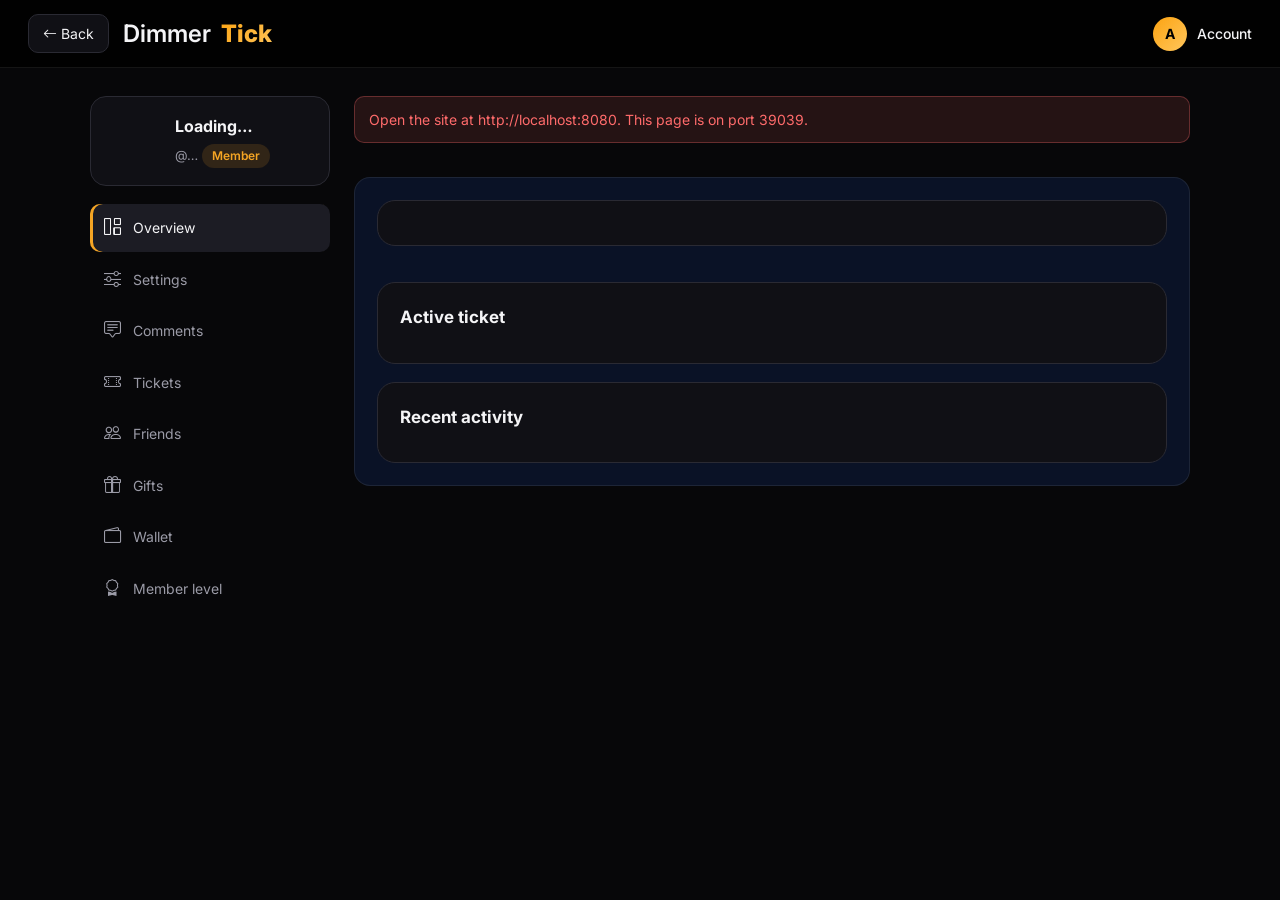
<file: Front-End/account.html>
<!DOCTYPE html>
<html lang="en">
<head>
    <meta charset="UTF-8">
    <meta name="viewport" content="width=device-width, initial-scale=1.0">
    <title>My account - DimmerTick</title>
    <link rel="preconnect" href="https://fonts.googleapis.com">
    <link rel="preconnect" href="https://fonts.gstatic.com" crossorigin>
    <link href="https://fonts.googleapis.com/css2?family=Inter:wght@400;500;600;700;800&display=swap" rel="stylesheet">
    <link rel="stylesheet" href="https://cdn.jsdelivr.net/npm/bootstrap-icons@1.11.3/font/bootstrap-icons.min.css">
    <link rel="stylesheet" href="css/style.css">
    <link rel="stylesheet" href="css/auth.css">
    <link rel="stylesheet" href="css/profile.css">
</head>
<body class="acct-body">

<header class="topbar">
    <div class="topbar-left">
        <button class="back-btn" id="back-btn" type="button"><i class="bi bi-arrow-left"></i> Back</button>
        <a class="logo" href="/movies">Dimmer<b>Tick</b></a>
    </div>
    <div class="top-actions">
        <div class="account">
            <button class="user" id="account-btn" type="button" aria-haspopup="true" aria-expanded="false">
                <span class="avatar" id="account-avatar">A</span><span id="account-label">Account</span>
            </button>
            <div class="account-menu" id="account-menu" hidden></div>
        </div>
    </div>
</header>

<div class="acct-shell">

    <aside class="acct-side">
        <div class="acct-mini">
            <div id="profile-avatar" class="profile-avatar" aria-hidden="true"></div>
            <div>
                <strong id="profile-name">Loading…</strong>
                <span id="profile-username" class="muted small">@…</span>
                <span id="profile-role" class="role-badge">Member</span>
            </div>
        </div>

        <nav class="acct-nav" aria-label="Account sections">
            <button type="button" data-go="overview"><i class="bi bi-grid-1x2"></i><span>Overview</span></button>
            <button type="button" data-go="settings"><i class="bi bi-sliders"></i><span>Settings</span></button>
            <button type="button" data-go="comments"><i class="bi bi-chat-square-text"></i><span>Comments</span></button>
            <button type="button" data-go="tickets"><i class="bi bi-ticket-perforated"></i><span>Tickets</span></button>
            <button type="button" data-go="friends"><i class="bi bi-people"></i><span>Friends</span></button>
            <button type="button" data-go="gifts"><i class="bi bi-gift"></i><span>Gifts</span></button>
            <button type="button" data-go="wallet"><i class="bi bi-wallet2"></i><span>Wallet</span></button>
            <button type="button" data-go="levels"><i class="bi bi-award"></i><span>Member level</span></button>
        </nav>
    </aside>

    <main class="acct-main">
        <div id="profile-notice" class="notice" role="status" hidden></div>

        <!-- OVERVIEW -->
        <section class="panel" data-panel="overview">
            <div class="card-panel level-card" id="ov-level"></div>
            <div class="stat-grid" id="ov-stats"></div>
            <div class="card-panel">
                <h2>Active ticket</h2>
                <div id="ov-active"></div>
            </div>
            <div class="card-panel">
                <h2>Recent activity</h2>
                <ul class="list" id="ov-activity"></ul>
            </div>
        </section>

        <!-- SETTINGS -->
        <section class="panel" data-panel="settings" hidden>
            <div class="card-panel">
                <h2>Choose your avatar</h2>
                <p class="muted small">Shown in the top bar and on your profile.</p>
                <div id="avatar-grid" class="avatar-grid"></div>
            </div>

            <div class="card-panel">
                <h2>Personal details</h2>
                <form id="profile-form" class="auth-form" novalidate>
                    <label class="field">
                        <span>Full name</span>
                        <input type="text" name="fullName" autocomplete="name">
                    </label>
                    <label class="field">
                        <span>Date of birth</span>
                        <input type="date" name="birthDate" autocomplete="bday">
                    </label>
                    <label class="field">
                        <span>Email (contact support to change it)</span>
                        <input type="email" name="email" readonly>
                    </label>
                    <button type="submit" class="btn-primary">Save details</button>
                </form>
            </div>

            <div class="card-panel">
                <h2>Change password</h2>
                <form id="password-form" class="auth-form" novalidate>
                    <label class="field">
                        <span>Current password</span>
                        <input type="password" name="currentPassword" autocomplete="current-password">
                    </label>
                    <label class="field">
                        <span>New password</span>
                        <input type="password" name="newPassword" autocomplete="new-password">
                    </label>
                    <label class="field">
                        <span>Confirm new password</span>
                        <input type="password" name="confirmPassword" autocomplete="new-password">
                    </label>
                    <button type="submit" class="btn-primary">Change password</button>
                </form>
            </div>
        </section>

        <!-- COMMENTS -->
        <section class="panel" data-panel="comments" hidden>
            <div class="card-panel">
                <h2>Write a comment</h2>
                <form id="comment-form" class="auth-form" novalidate>
                    <div class="auth-row">
                        <label class="field">
                            <span>Movie</span>
                            <select id="comment-movie" name="movie">
                                <option value="">Loading movies…</option>
                            </select>
                        </label>
                        <label class="field">
                            <span>Your rating</span>
                            <select name="rating">
                                <option value="5">★★★★★ Loved it</option>
                                <option value="4">★★★★☆ Good</option>
                                <option value="3">★★★☆☆ Okay</option>
                                <option value="2">★★☆☆☆ Weak</option>
                                <option value="1">★☆☆☆☆ Not for me</option>
                            </select>
                        </label>
                    </div>
                    <label class="field">
                        <span>Comment</span>
                        <textarea name="text" rows="3" maxlength="500" placeholder="What did you think?"></textarea>
                    </label>
                    <button type="submit" class="btn-primary">Post comment</button>
                </form>
            </div>

            <div class="card-panel">
                <h2>Your comments</h2>
                <ul class="list" id="comment-list"></ul>
            </div>
        </section>

        <!-- TICKETS -->
        <section class="panel" data-panel="tickets" hidden>
            <div class="card-panel">
                <h2>Your tickets</h2>
                <p class="muted small">Upcoming tickets are highlighted in green.</p>
                <div id="ticket-list"></div>
            </div>
        </section>

        <!-- FRIENDS -->
        <section class="panel" data-panel="friends" hidden>
            <div class="card-panel">
                <h2>Add a friend</h2>
                <form id="add-friend-form" class="inline-form" novalidate>
                    <input name="username" placeholder="Username" autocomplete="off">
                    <button type="submit" class="btn-small">Follow</button>
                </form>
                <p class="muted small">Searching every member needs the server. For now, you can follow the suggestions
                    below.</p>
            </div>

            <div class="card-panel">
                <h2>Following</h2>
                <ul class="list" id="friend-list"></ul>
            </div>

            <div class="card-panel">
                <h2>Suggested members</h2>
                <ul class="list" id="suggest-list"></ul>
            </div>
        </section>

        <!-- GIFTS -->
        <section class="panel" data-panel="gifts" hidden>
            <div class="card-panel">
                <h2>Send a gift</h2>
                <p class="muted small">Gifts are paid from your wallet and can only go to people you follow.</p>
                <form id="gift-form" class="auth-form" novalidate>
                    <div class="auth-row">
                        <label class="field">
                            <span>To</span>
                            <select id="gift-to" name="to"></select>
                        </label>
                        <label class="field">
                            <span>Amount (USD)</span>
                            <input type="number" name="amount" min="1" max="200" step="0.5" value="10">
                        </label>
                    </div>
                    <label class="field">
                        <span>Message (optional)</span>
                        <input type="text" name="message" maxlength="200" placeholder="Enjoy the movie!">
                    </label>
                    <button type="submit" class="btn-primary">Send gift</button>
                </form>
            </div>

            <div class="two-col">
                <div class="card-panel">
                    <h2>Received</h2>
                    <ul class="list" id="gift-received"></ul>
                </div>
                <div class="card-panel">
                    <h2>Sent</h2>
                    <ul class="list" id="gift-sent"></ul>
                </div>
            </div>
        </section>

        <!-- WALLET -->
        <section class="panel" data-panel="wallet" hidden>
            <div class="card-panel">
                <p class="muted small">Available balance</p>
                <p class="big-num" id="wallet-balance">$0.00</p>
                <p class="muted small">Use it for tickets and gifts.</p>
            </div>

            <div class="card-panel">
                <h2>Add money</h2>
                <div class="chips-row">
                    <button type="button" class="chip" data-topup="10">$10</button>
                    <button type="button" class="chip" data-topup="20">$20</button>
                    <button type="button" class="chip" data-topup="50">$50</button>
                    <button type="button" class="chip" data-topup="100">$100</button>
                </div>
                <form id="topup-form" class="inline-form" novalidate>
                    <input type="number" name="amount" min="1" max="500" step="1" placeholder="Other amount">
                    <button type="submit" class="btn-small">Add</button>
                </form>
                <p class="muted small">Demo mode: no real payment is taken. The payment provider comes later.</p>
            </div>

            <div class="card-panel">
                <h2>Transactions</h2>
                <ul class="list" id="wallet-tx"></ul>
            </div>
        </section>

        <!-- LEVELS -->
        <section class="panel" data-panel="levels" hidden>
            <div class="card-panel" id="level-current"></div>

            <div class="card-panel">
                <h2>Levels</h2>
                <ul class="list" id="level-table"></ul>
            </div>

            <div class="card-panel">
                <h2>How to earn points</h2>
                <ul class="list" id="earn-table"></ul>
            </div>
        </section>

    </main>
</div>

<script src="js/api.js"></script>
<script src="js/avatars.js"></script>
<script src="js/account.js"></script>
<script src="js/account-data.js"></script>
<script src="js/sections.js"></script>
<script src="js/profile.js"></script>
</body>
</html>
</file>
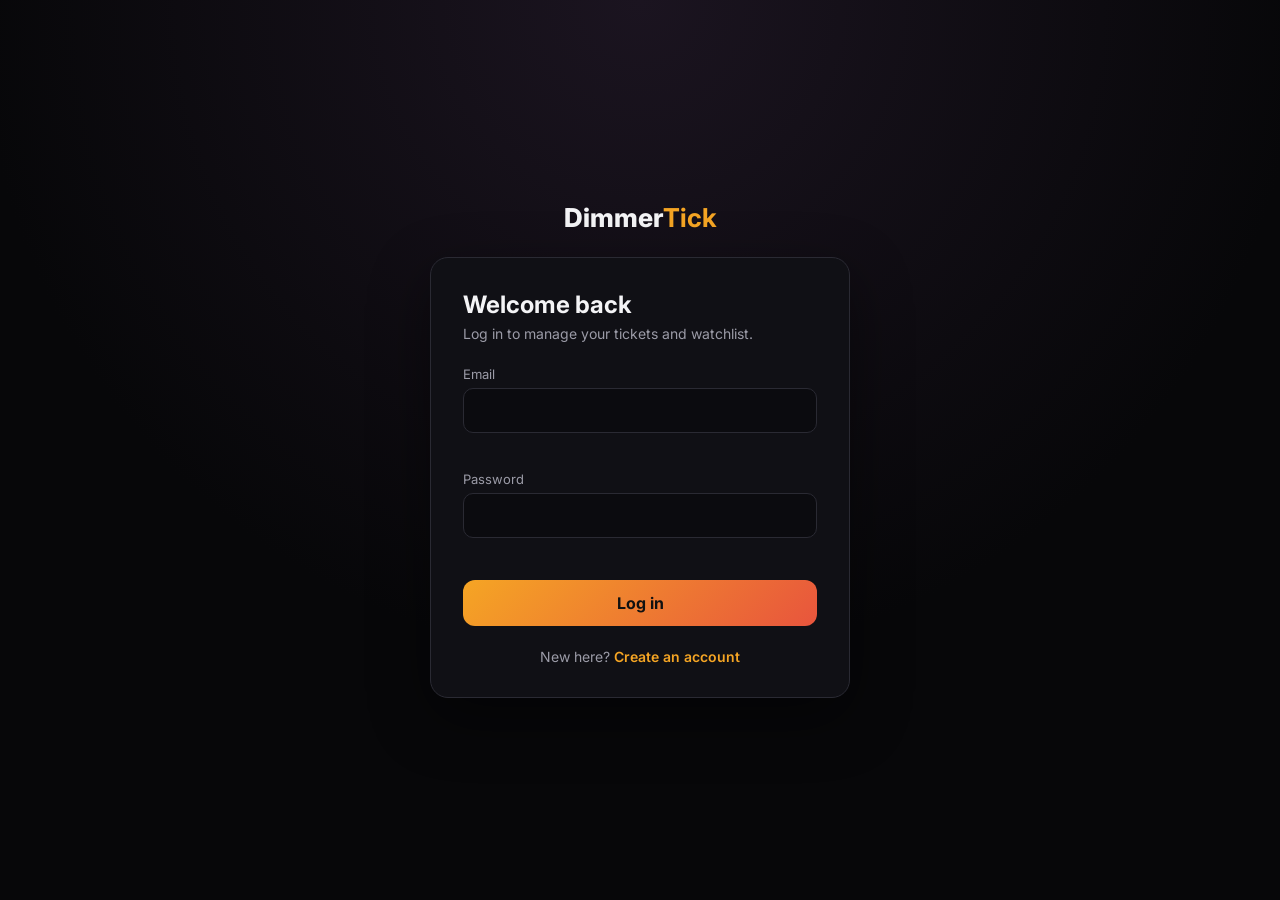
<file: Front-End/login.html>
<!DOCTYPE html>
<html lang="en">
<head>
    <meta charset="UTF-8">
    <meta name="viewport" content="width=device-width, initial-scale=1.0">
    <title>Log in - DimmerTick</title>
    <link rel="preconnect" href="https://fonts.googleapis.com">
    <link rel="preconnect" href="https://fonts.gstatic.com" crossorigin>
    <link href="https://fonts.googleapis.com/css2?family=Inter:wght@400;500;600;700;800&display=swap" rel="stylesheet">
    <link rel="stylesheet" href="css/auth.css">
    <link rel="icon" type="image/svg+xml" href="/favicon.svg">
</head>
<body class="auth-body">

<main class="auth-page">
    <a class="auth-logo" href="movies.html">Dimmer<b>Tick</b></a>

    <section class="auth-card">
        <h1>Welcome back</h1>
        <p class="auth-sub">Log in to manage your tickets and watchlist.</p>

        <div id="notice" class="notice" role="status" hidden></div>

        <form id="auth-form" class="auth-form" data-mode="login" novalidate>
            <label class="field">
                <span>Email</span>
                <input type="email" name="email" autocomplete="email">
                <small class="field-error" data-for="email"></small>
            </label>

            <label class="field">
                <span>Password</span>
                <input type="password" name="password" autocomplete="current-password">
                <small class="field-error" data-for="password"></small>
            </label>

            <section class="terms-gate" id="terms-gate" hidden>
                <div class="terms-head">
                    <strong>Terms of Purchase and Use</strong>
                    <span class="muted small">Version 1.0</span>
                </div>

                <div class="terms-box" id="terms-box" tabindex="0">
                    <!-- Paste the agreement paragraphs here, with the edits from section 11. -->
                </div>

                <p class="terms-hint" id="terms-hint">Scroll to the end of the agreement to enable the box.</p>

                <label class="terms-check">
                    <input type="checkbox" id="terms-check" disabled>
                    <span>I have read the Terms of Purchase and Use and I accept them.</span>
                </label>
                <p class="terms-geo" id="terms-geo" hidden></p>
            </section>

            <button type="submit" id="submit-btn" class="btn-primary">Log in</button>
        </form>

        <p class="auth-switch">New here? <a href="register.html">Create an account</a></p>
    </section>
</main>

<script src="js/api.js"></script>
<script src="js/auth.js"></script>
</body>
</html>
</file>
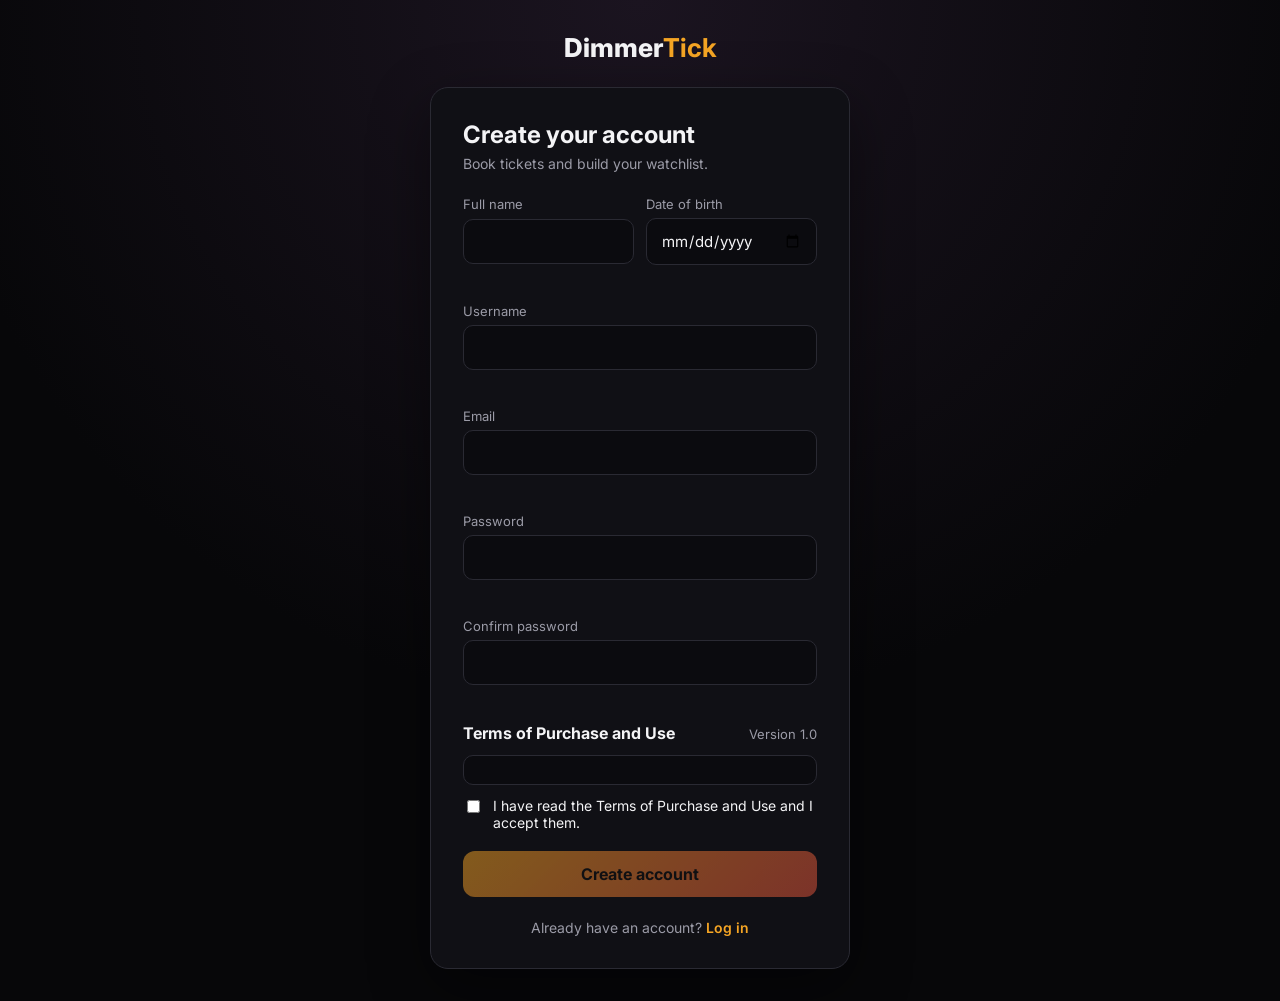
<file: Front-End/register.html>
<!DOCTYPE html>
<html lang="en">
<head>
  <meta charset="UTF-8">
  <meta name="viewport" content="width=device-width, initial-scale=1.0">
  <title>Create account - DimmerTick</title>
  <link rel="preconnect" href="https://fonts.googleapis.com">
  <link rel="preconnect" href="https://fonts.gstatic.com" crossorigin>
  <link href="https://fonts.googleapis.com/css2?family=Inter:wght@400;500;600;700;800&display=swap" rel="stylesheet">
  <link rel="stylesheet" href="css/auth.css">
  <link rel="icon" type="image/svg+xml" href="favicon.svg">
</head>
<body class="auth-body">

<main class="auth-page">
  <a class="auth-logo" href="movies.html">Dimmer<b>Tick</b></a>

  <section class="auth-card">
    <h1>Create your account</h1>
    <p class="auth-sub">Book tickets and build your watchlist.</p>

    <div id="notice" class="notice" role="status" hidden></div>

    <form id="auth-form" class="auth-form" data-mode="register" novalidate>
      <div class="auth-row">
        <label class="field">
          <span>Full name</span>
          <input type="text" name="fullName" autocomplete="name">
          <small class="field-error" data-for="fullName"></small>
        </label>

        <label class="field">
          <span>Date of birth</span>
          <input type="date" name="birthDate" autocomplete="bday">
          <small class="field-error" data-for="birthDate"></small>
        </label>
      </div>

      <label class="field">
        <span>Username</span>
        <input type="text" name="username" autocomplete="username">
        <small class="field-error" data-for="username"></small>
      </label>

      <label class="field">
        <span>Email</span>
        <input type="email" name="email" autocomplete="email">
        <small class="field-error" data-for="email"></small>
      </label>


      <label class="field">
        <span>Password</span>
        <input type="password" name="password" autocomplete="new-password">
        <small class="field-error" data-for="password"></small>
      </label>

      <label class="field">
        <span>Confirm password</span>
        <input type="password" name="confirmPassword" autocomplete="new-password">
        <small class="field-error" data-for="confirmPassword"></small>
      </label>

      <section class="terms-gate" id="terms-gate" hidden>
        <div class="terms-head">
          <strong>Terms of Purchase and Use</strong>
          <span class="muted small">Version 1.0</span>
        </div>

        <div class="terms-box" id="terms-box" tabindex="0">
          <!-- Paste the agreement paragraphs here, with the edits from section 11. -->
        </div>

        <p class="terms-hint" id="terms-hint">Scroll to the end of the agreement to enable the box.</p>

        <label class="terms-check">
          <input type="checkbox" id="terms-check" disabled>
          <span>I have read the Terms of Purchase and Use and I accept them.</span>
        </label>
        <p class="terms-geo" id="terms-geo" hidden></p>
      </section>

      <button type="submit" id="submit-btn" class="btn-primary">Create account</button>
    </form>

    <p class="auth-switch">Already have an account? <a href="login.html">Log in</a></p>
  </section>
</main>


<script src="js/api.js"></script>
<script src="js/auth.js"></script>
</body>
</html>
</file>
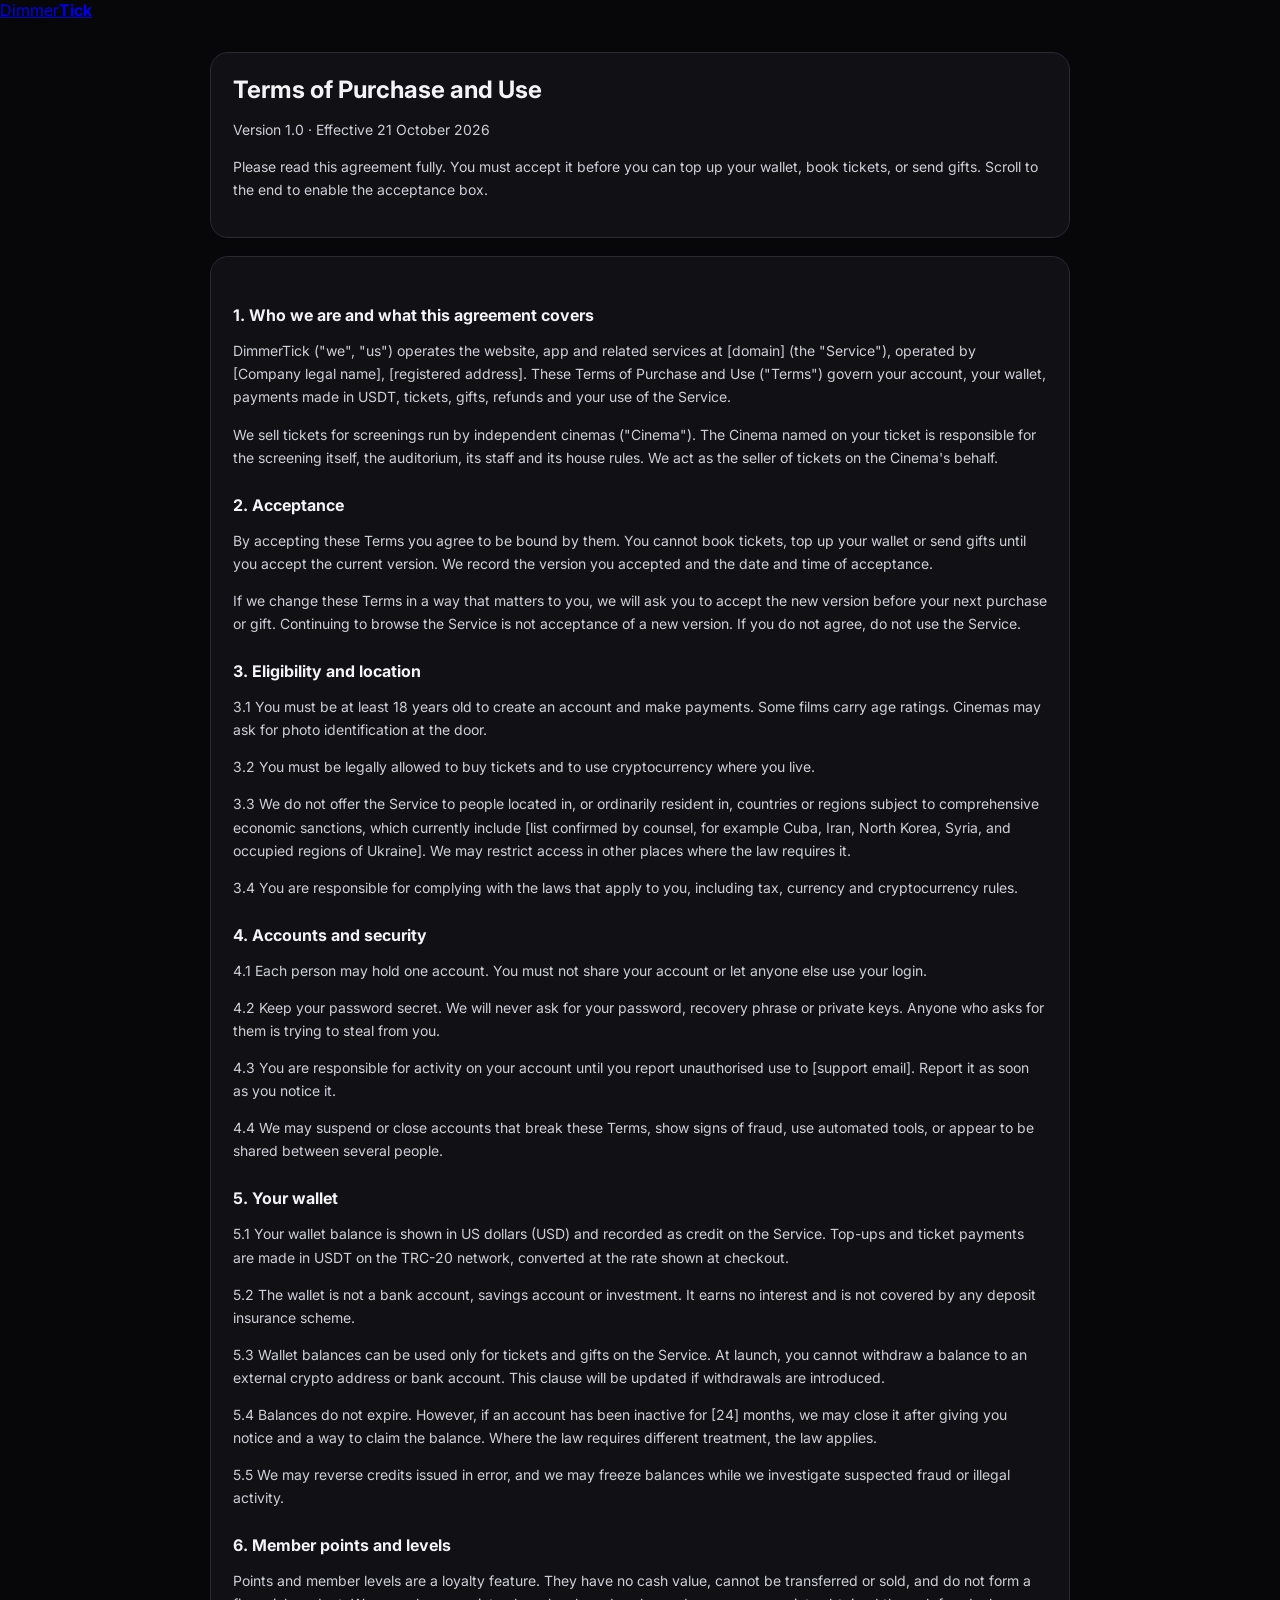
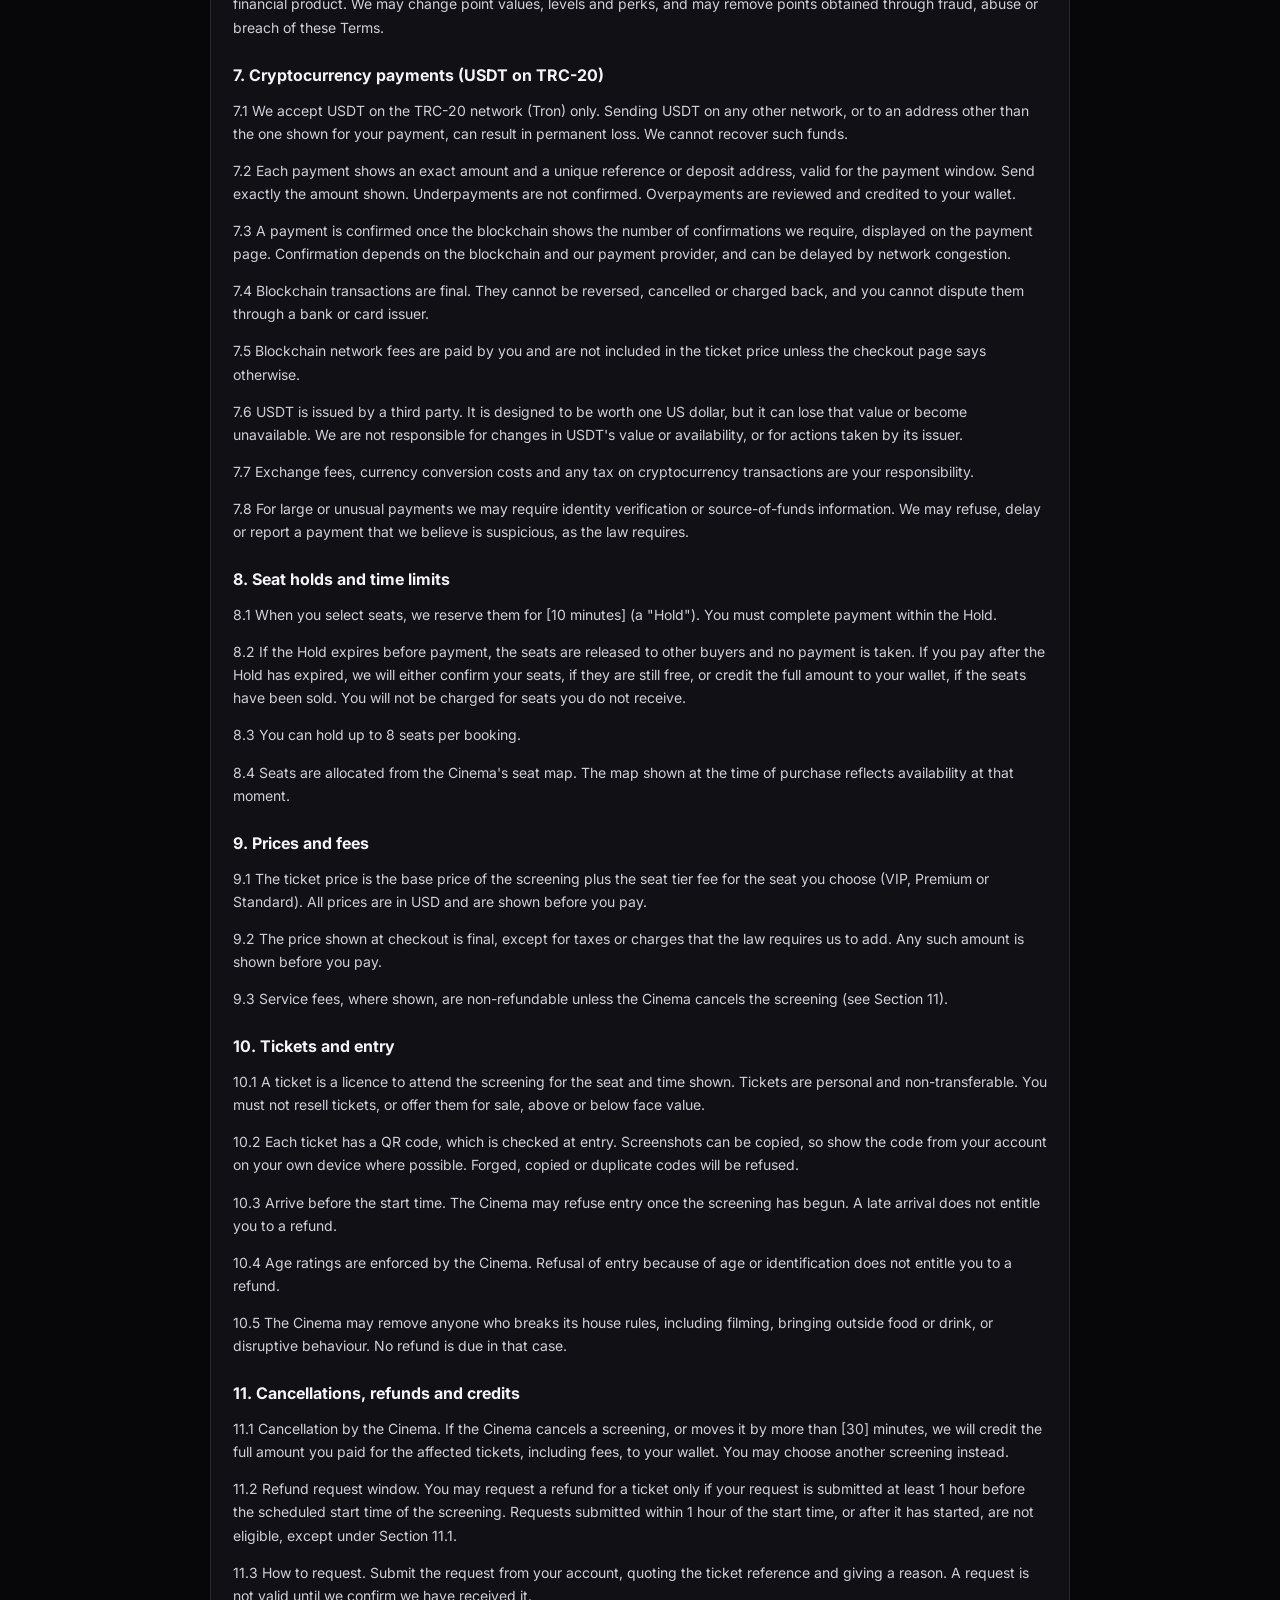
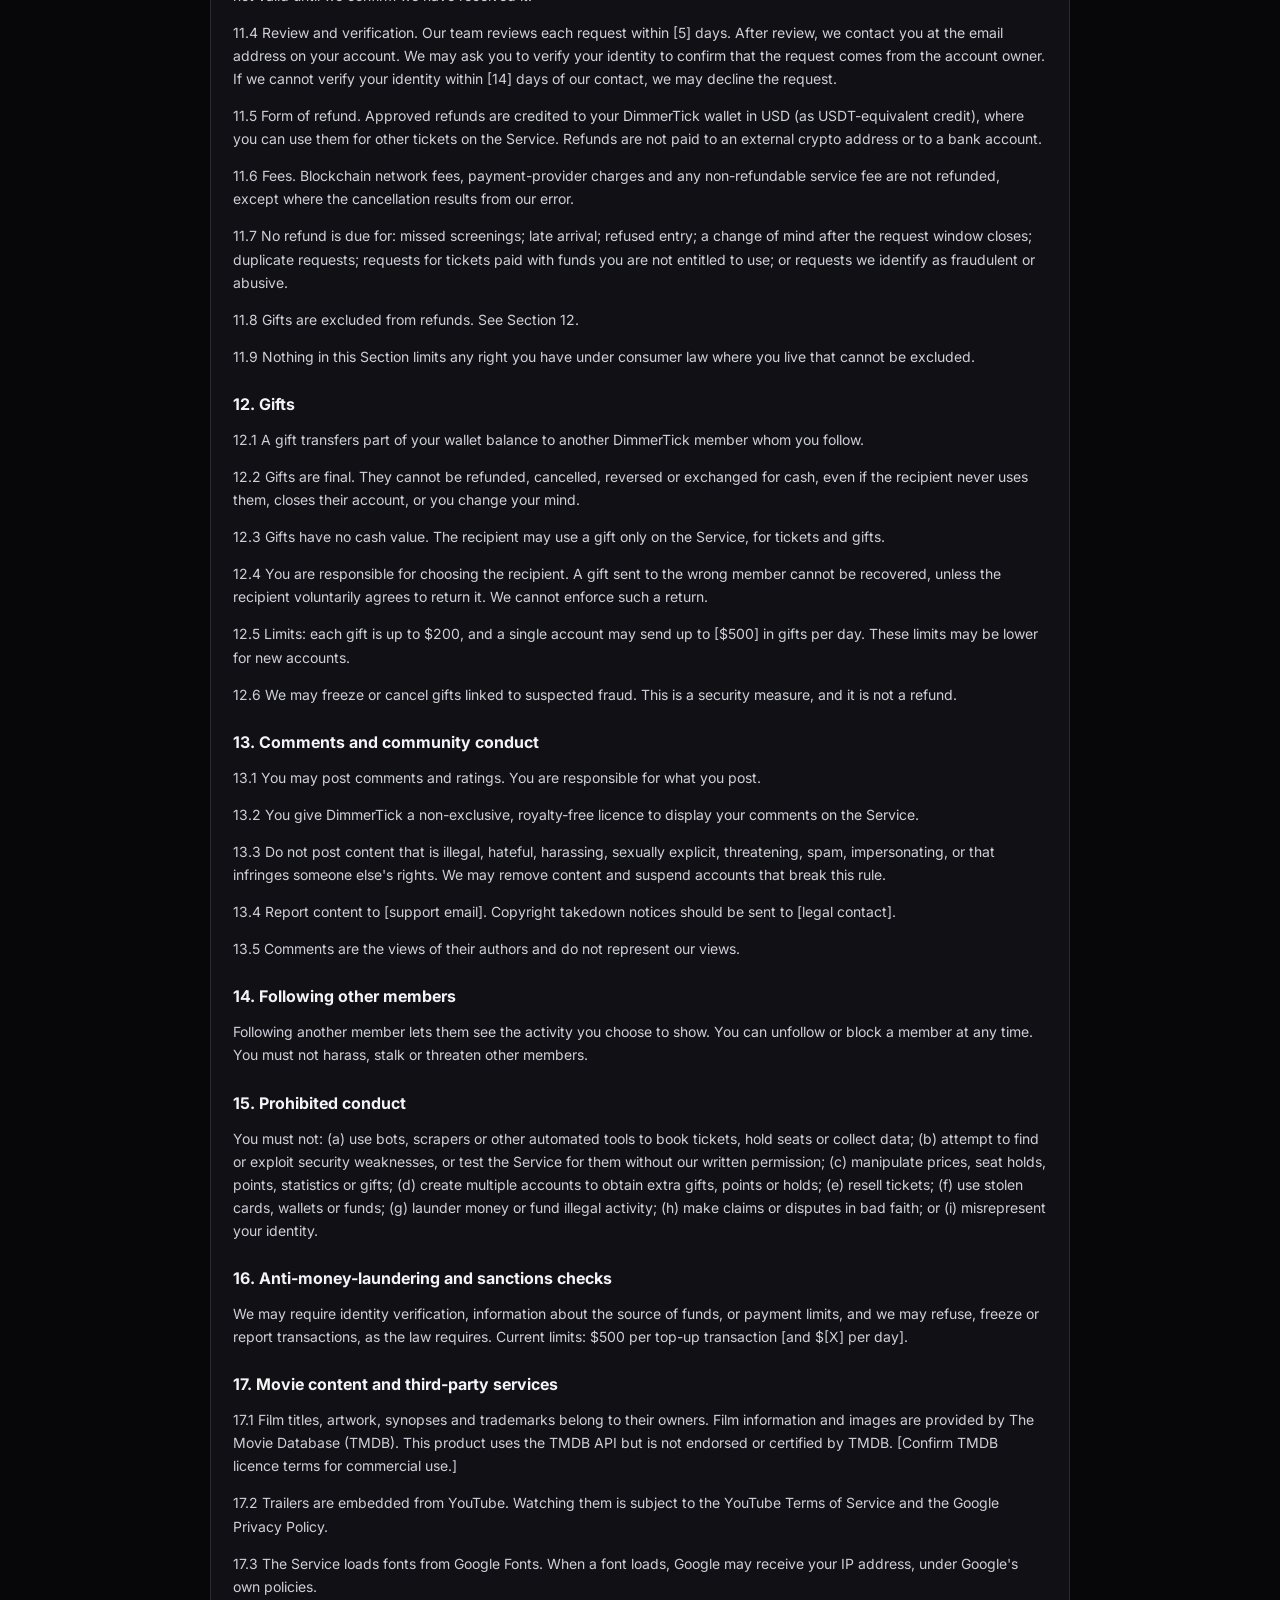
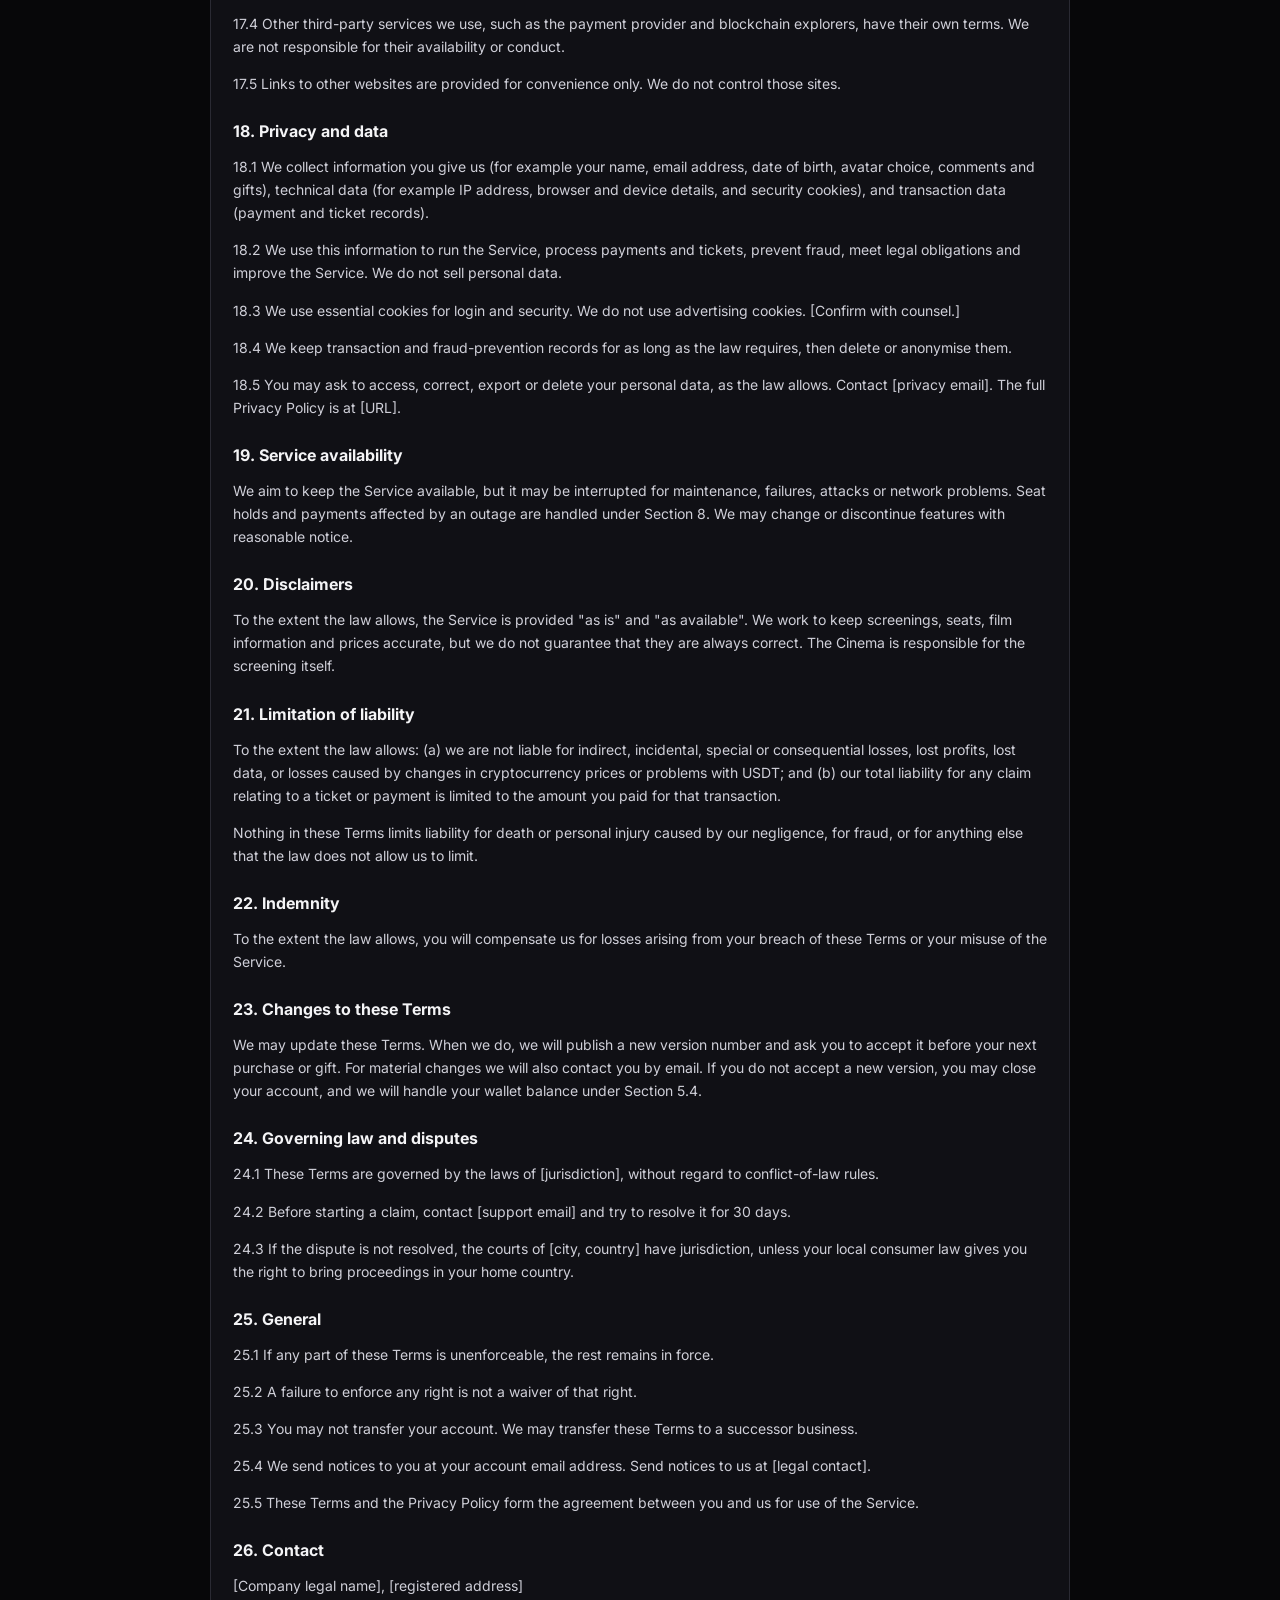
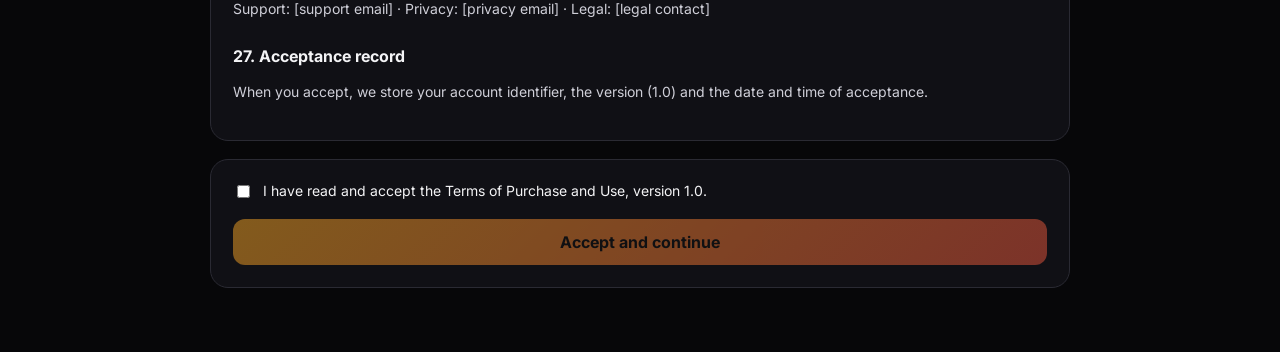
<file: Front-End/terms.html>
<!DOCTYPE html>
<html lang="en">
<head>
    <meta charset="UTF-8">
    <meta name="viewport" content="width=device-width, initial-scale=1.0">
    <title>Terms of Purchase and Use - DimmerTick</title>
    <link rel="preconnect" href="https://fonts.googleapis.com">
    <link rel="preconnect" href="https://fonts.gstatic.com" crossorigin>
    <link href="https://fonts.googleapis.com/css2?family=Inter:wght@400;500;600;700;800&display=swap" rel="stylesheet">
    <link rel="stylesheet" href="css/auth.css">
    <link rel="stylesheet" href="css/profile.css">
</head>
<body class="acct-body">

<header class="topbar">
    <div class="topbar-left">
        <a class="logo" href="/movies">Dimmer<b>Tick</b></a>
    </div>
</header>

<main class="legal-page">
    <section class="card-panel">
        <h1>Terms of Purchase and Use</h1>
        <p class="muted small">Version 1.0 · Effective 21 October 2026</p>
        <p>Please read this agreement fully. You must accept it before you can top up your wallet, book tickets, or send gifts.
            Scroll to the end to enable the acceptance box.</p>
    </section>

    <article class="card-panel" id="terms-text">

        <h2>1. Who we are and what this agreement covers</h2>
        <p>DimmerTick ("we", "us") operates the website, app and related services at [domain] (the "Service"), operated by
            [Company legal name], [registered address]. These Terms of Purchase and Use ("Terms") govern your account, your wallet,
            payments made in USDT, tickets, gifts, refunds and your use of the Service.</p>
        <p>We sell tickets for screenings run by independent cinemas ("Cinema"). The Cinema named on your ticket is responsible for the
            screening itself, the auditorium, its staff and its house rules. We act as the seller of tickets on the Cinema's behalf.</p>

        <h2>2. Acceptance</h2>
        <p>By accepting these Terms you agree to be bound by them. You cannot book tickets, top up your wallet or send gifts until you
            accept the current version. We record the version you accepted and the date and time of acceptance.</p>
        <p>If we change these Terms in a way that matters to you, we will ask you to accept the new version before your next
            purchase or gift. Continuing to browse the Service is not acceptance of a new version. If you do not agree, do not use the
            Service.</p>

        <h2>3. Eligibility and location</h2>
        <p>3.1 You must be at least 18 years old to create an account and make payments. Some films carry age ratings. Cinemas may
            ask for photo identification at the door.</p>
        <p>3.2 You must be legally allowed to buy tickets and to use cryptocurrency where you live.</p>
        <p>3.3 We do not offer the Service to people located in, or ordinarily resident in, countries or regions subject to
            comprehensive economic sanctions, which currently include [list confirmed by counsel, for example Cuba, Iran, North Korea,
            Syria, and occupied regions of Ukraine]. We may restrict access in other places where the law requires it.</p>
        <p>3.4 You are responsible for complying with the laws that apply to you, including tax, currency and cryptocurrency rules.</p>

        <h2>4. Accounts and security</h2>
        <p>4.1 Each person may hold one account. You must not share your account or let anyone else use your login.</p>
        <p>4.2 Keep your password secret. We will never ask for your password, recovery phrase or private keys. Anyone who asks for
            them is trying to steal from you.</p>
        <p>4.3 You are responsible for activity on your account until you report unauthorised use to [support email]. Report it as
            soon as you notice it.</p>
        <p>4.4 We may suspend or close accounts that break these Terms, show signs of fraud, use automated tools, or appear to be
            shared between several people.</p>

        <h2>5. Your wallet</h2>
        <p>5.1 Your wallet balance is shown in US dollars (USD) and recorded as credit on the Service. Top-ups and ticket payments are
            made in USDT on the TRC-20 network, converted at the rate shown at checkout.</p>
        <p>5.2 The wallet is not a bank account, savings account or investment. It earns no interest and is not covered by any
            deposit insurance scheme.</p>
        <p>5.3 Wallet balances can be used only for tickets and gifts on the Service. At launch, you cannot withdraw a balance to an
            external crypto address or bank account. This clause will be updated if withdrawals are introduced.</p>
        <p>5.4 Balances do not expire. However, if an account has been inactive for [24] months, we may close it after giving you
            notice and a way to claim the balance. Where the law requires different treatment, the law applies.</p>
        <p>5.5 We may reverse credits issued in error, and we may freeze balances while we investigate suspected fraud or illegal
            activity.</p>

        <h2>6. Member points and levels</h2>
        <p>Points and member levels are a loyalty feature. They have no cash value, cannot be transferred or sold, and do not form a
            financial product. We may change point values, levels and perks, and may remove points obtained through fraud, abuse or
            breach of these Terms.</p>

        <h2>7. Cryptocurrency payments (USDT on TRC-20)</h2>
        <p>7.1 We accept USDT on the TRC-20 network (Tron) only. Sending USDT on any other network, or to an address other than the one
            shown for your payment, can result in permanent loss. We cannot recover such funds.</p>
        <p>7.2 Each payment shows an exact amount and a unique reference or deposit address, valid for the payment window. Send exactly
            the amount shown. Underpayments are not confirmed. Overpayments are reviewed and credited to your wallet.</p>
        <p>7.3 A payment is confirmed once the blockchain shows the number of confirmations we require, displayed on the payment page.
            Confirmation depends on the blockchain and our payment provider, and can be delayed by network congestion.</p>
        <p>7.4 Blockchain transactions are final. They cannot be reversed, cancelled or charged back, and you cannot dispute them
            through a bank or card issuer.</p>
        <p>7.5 Blockchain network fees are paid by you and are not included in the ticket price unless the checkout page says otherwise.</p>
        <p>7.6 USDT is issued by a third party. It is designed to be worth one US dollar, but it can lose that value or become
            unavailable. We are not responsible for changes in USDT's value or availability, or for actions taken by its issuer.</p>
        <p>7.7 Exchange fees, currency conversion costs and any tax on cryptocurrency transactions are your responsibility.</p>
        <p>7.8 For large or unusual payments we may require identity verification or source-of-funds information. We may refuse,
            delay or report a payment that we believe is suspicious, as the law requires.</p>

        <h2>8. Seat holds and time limits</h2>
        <p>8.1 When you select seats, we reserve them for [10 minutes] (a "Hold"). You must complete payment within the Hold.</p>
        <p>8.2 If the Hold expires before payment, the seats are released to other buyers and no payment is taken. If you pay after the
            Hold has expired, we will either confirm your seats, if they are still free, or credit the full amount to your wallet, if
            the seats have been sold. You will not be charged for seats you do not receive.</p>
        <p>8.3 You can hold up to 8 seats per booking.</p>
        <p>8.4 Seats are allocated from the Cinema's seat map. The map shown at the time of purchase reflects availability at that
            moment.</p>

        <h2>9. Prices and fees</h2>
        <p>9.1 The ticket price is the base price of the screening plus the seat tier fee for the seat you choose (VIP, Premium or
            Standard). All prices are in USD and are shown before you pay.</p>
        <p>9.2 The price shown at checkout is final, except for taxes or charges that the law requires us to add. Any such amount is
            shown before you pay.</p>
        <p>9.3 Service fees, where shown, are non-refundable unless the Cinema cancels the screening (see Section 11).</p>

        <h2>10. Tickets and entry</h2>
        <p>10.1 A ticket is a licence to attend the screening for the seat and time shown. Tickets are personal and non-transferable.
            You must not resell tickets, or offer them for sale, above or below face value.</p>
        <p>10.2 Each ticket has a QR code, which is checked at entry. Screenshots can be copied, so show the code from your account on
            your own device where possible. Forged, copied or duplicate codes will be refused.</p>
        <p>10.3 Arrive before the start time. The Cinema may refuse entry once the screening has begun. A late arrival does not entitle
            you to a refund.</p>
        <p>10.4 Age ratings are enforced by the Cinema. Refusal of entry because of age or identification does not entitle you to a
            refund.</p>
        <p>10.5 The Cinema may remove anyone who breaks its house rules, including filming, bringing outside food or drink, or disruptive
            behaviour. No refund is due in that case.</p>

        <h2>11. Cancellations, refunds and credits</h2>
        <p>11.1 Cancellation by the Cinema. If the Cinema cancels a screening, or moves it by more than [30] minutes, we will credit the
            full amount you paid for the affected tickets, including fees, to your wallet. You may choose another screening instead.</p>
        <p>11.2 Refund request window. You may request a refund for a ticket only if your request is submitted at least 1 hour before the
            scheduled start time of the screening. Requests submitted within 1 hour of the start time, or after it has started, are not
            eligible, except under Section 11.1.</p>
        <p>11.3 How to request. Submit the request from your account, quoting the ticket reference and giving a reason. A request is not
            valid until we confirm we have received it.</p>
        <p>11.4 Review and verification. Our team reviews each request within [5] days. After review, we contact you at the email address
            on your account. We may ask you to verify your identity to confirm that the request comes from the account owner. If we cannot
            verify your identity within [14] days of our contact, we may decline the request.</p>
        <p>11.5 Form of refund. Approved refunds are credited to your DimmerTick wallet in USD (as USDT-equivalent credit), where you can
            use them for other tickets on the Service. Refunds are not paid to an external crypto address or to a bank account.</p>
        <p>11.6 Fees. Blockchain network fees, payment-provider charges and any non-refundable service fee are not refunded, except where
            the cancellation results from our error.</p>
        <p>11.7 No refund is due for: missed screenings; late arrival; refused entry; a change of mind after the request window closes;
            duplicate requests; requests for tickets paid with funds you are not entitled to use; or requests we identify as fraudulent or
            abusive.</p>
        <p>11.8 Gifts are excluded from refunds. See Section 12.</p>
        <p>11.9 Nothing in this Section limits any right you have under consumer law where you live that cannot be excluded.</p>

        <h2>12. Gifts</h2>
        <p>12.1 A gift transfers part of your wallet balance to another DimmerTick member whom you follow.</p>
        <p>12.2 Gifts are final. They cannot be refunded, cancelled, reversed or exchanged for cash, even if the recipient never uses
            them, closes their account, or you change your mind.</p>
        <p>12.3 Gifts have no cash value. The recipient may use a gift only on the Service, for tickets and gifts.</p>
        <p>12.4 You are responsible for choosing the recipient. A gift sent to the wrong member cannot be recovered, unless the recipient
            voluntarily agrees to return it. We cannot enforce such a return.</p>
        <p>12.5 Limits: each gift is up to $200, and a single account may send up to [$500] in gifts per day. These limits may be lower
            for new accounts.</p>
        <p>12.6 We may freeze or cancel gifts linked to suspected fraud. This is a security measure, and it is not a refund.</p>

        <h2>13. Comments and community conduct</h2>
        <p>13.1 You may post comments and ratings. You are responsible for what you post.</p>
        <p>13.2 You give DimmerTick a non-exclusive, royalty-free licence to display your comments on the Service.</p>
        <p>13.3 Do not post content that is illegal, hateful, harassing, sexually explicit, threatening, spam, impersonating, or that infringes
            someone else's rights. We may remove content and suspend accounts that break this rule.</p>
        <p>13.4 Report content to [support email]. Copyright takedown notices should be sent to [legal contact].</p>
        <p>13.5 Comments are the views of their authors and do not represent our views.</p>

        <h2>14. Following other members</h2>
        <p>Following another member lets them see the activity you choose to show. You can unfollow or block a member at any time. You
            must not harass, stalk or threaten other members.</p>

        <h2>15. Prohibited conduct</h2>
        <p>You must not: (a) use bots, scrapers or other automated tools to book tickets, hold seats or collect data; (b) attempt to find or
            exploit security weaknesses, or test the Service for them without our written permission; (c) manipulate prices, seat holds,
            points, statistics or gifts; (d) create multiple accounts to obtain extra gifts, points or holds; (e) resell tickets; (f) use
            stolen cards, wallets or funds; (g) launder money or fund illegal activity; (h) make claims or disputes in bad faith; or (i)
            misrepresent your identity.</p>

        <h2>16. Anti-money-laundering and sanctions checks</h2>
        <p>We may require identity verification, information about the source of funds, or payment limits, and we may refuse, freeze or
            report transactions, as the law requires. Current limits: $500 per top-up transaction [and $[X] per day].</p>

        <h2>17. Movie content and third-party services</h2>
        <p>17.1 Film titles, artwork, synopses and trademarks belong to their owners. Film information and images are provided by The Movie
            Database (TMDB). This product uses the TMDB API but is not endorsed or certified by TMDB. [Confirm TMDB licence terms for
            commercial use.]</p>
        <p>17.2 Trailers are embedded from YouTube. Watching them is subject to the YouTube Terms of Service and the Google Privacy Policy.</p>
        <p>17.3 The Service loads fonts from Google Fonts. When a font loads, Google may receive your IP address, under Google's own
            policies.</p>
        <p>17.4 Other third-party services we use, such as the payment provider and blockchain explorers, have their own terms. We are not
            responsible for their availability or conduct.</p>
        <p>17.5 Links to other websites are provided for convenience only. We do not control those sites.</p>

        <h2>18. Privacy and data</h2>
        <p>18.1 We collect information you give us (for example your name, email address, date of birth, avatar choice, comments and
            gifts), technical data (for example IP address, browser and device details, and security cookies), and transaction data
            (payment and ticket records).</p>
        <p>18.2 We use this information to run the Service, process payments and tickets, prevent fraud, meet legal obligations and improve
            the Service. We do not sell personal data.</p>
        <p>18.3 We use essential cookies for login and security. We do not use advertising cookies. [Confirm with counsel.]</p>
        <p>18.4 We keep transaction and fraud-prevention records for as long as the law requires, then delete or anonymise them.</p>
        <p>18.5 You may ask to access, correct, export or delete your personal data, as the law allows. Contact [privacy email]. The full
            Privacy Policy is at [URL].</p>

        <h2>19. Service availability</h2>
        <p>We aim to keep the Service available, but it may be interrupted for maintenance, failures, attacks or network problems. Seat
            holds and payments affected by an outage are handled under Section 8. We may change or discontinue features with reasonable
            notice.</p>

        <h2>20. Disclaimers</h2>
        <p>To the extent the law allows, the Service is provided "as is" and "as available". We work to keep screenings, seats, film
            information and prices accurate, but we do not guarantee that they are always correct. The Cinema is responsible for the
            screening itself.</p>

        <h2>21. Limitation of liability</h2>
        <p>To the extent the law allows: (a) we are not liable for indirect, incidental, special or consequential losses, lost profits,
            lost data, or losses caused by changes in cryptocurrency prices or problems with USDT; and (b) our total liability for any claim
            relating to a ticket or payment is limited to the amount you paid for that transaction.</p>
        <p>Nothing in these Terms limits liability for death or personal injury caused by our negligence, for fraud, or for anything else
            that the law does not allow us to limit.</p>

        <h2>22. Indemnity</h2>
        <p>To the extent the law allows, you will compensate us for losses arising from your breach of these Terms or your misuse of the
            Service.</p>

        <h2>23. Changes to these Terms</h2>
        <p>We may update these Terms. When we do, we will publish a new version number and ask you to accept it before your next purchase
            or gift. For material changes we will also contact you by email. If you do not accept a new version, you may close your account,
            and we will handle your wallet balance under Section 5.4.</p>

        <h2>24. Governing law and disputes</h2>
        <p>24.1 These Terms are governed by the laws of [jurisdiction], without regard to conflict-of-law rules.</p>
        <p>24.2 Before starting a claim, contact [support email] and try to resolve it for 30 days.</p>
        <p>24.3 If the dispute is not resolved, the courts of [city, country] have jurisdiction, unless your local consumer law gives you the
            right to bring proceedings in your home country.</p>

        <h2>25. General</h2>
        <p>25.1 If any part of these Terms is unenforceable, the rest remains in force.</p>
        <p>25.2 A failure to enforce any right is not a waiver of that right.</p>
        <p>25.3 You may not transfer your account. We may transfer these Terms to a successor business.</p>
        <p>25.4 We send notices to you at your account email address. Send notices to us at [legal contact].</p>
        <p>25.5 These Terms and the Privacy Policy form the agreement between you and us for use of the Service.</p>

        <h2>26. Contact</h2>
        <p>[Company legal name], [registered address]<br>
            Support: [support email] · Privacy: [privacy email] · Legal: [legal contact]</p>

        <h2>27. Acceptance record</h2>
        <p>When you accept, we store your account identifier, the version (1.0) and the date and time of acceptance.</p>
    </article>

    <section class="card-panel accept">
        <label class="check">
            <input type="checkbox" id="accept-box" disabled>
            I have read and accept the Terms of Purchase and Use, version 1.0.
        </label>
        <button id="accept-btn" class="btn-primary" type="button" disabled>Accept and continue</button>
        <p id="terms-notice" class="notice" role="status" hidden></p>
    </section>
</main>

<script src="js/api.js"></script>
<script src="js/terms.js"></script>
</body>
</html>
</file>
<file: Front-End/css/style.css>
/* ===== 1. TOKENS ===== */
:root{
  --bg:#000000; --surface:#0a1226; --surface-2:#14213d; --border:rgba(255,255,255,.08);
  --a:#fca311; --b:#fca311; --grad:linear-gradient(135deg,#fca311,#ffc65c);
  --hot:#fb7185; --star:#fca311; --text:#ffffff; --muted:#a3a9ba; --radius:16px;
  --font:'Inter',system-ui,sans-serif;
}
*{box-sizing:border-box;margin:0;padding:0}
[hidden]{display:none!important}
html{scroll-behavior:smooth}
body{font-family:var(--font);background:radial-gradient(900px 500px at 85% -10%,rgba(252,163,17,.10),transparent),var(--bg);color:var(--text);line-height:1.5}
a{color:inherit;text-decoration:none}
button{font:inherit;color:inherit;cursor:pointer;border:0;background:none}
:focus-visible{outline:2px solid var(--b);outline-offset:2px}
h2{font-size:21px;font-weight:700;display:flex;align-items:center;gap:10px}
.muted{color:var(--muted)} .small{font-size:12px}
.i{width:1.15em;height:1.15em;fill:none;stroke:currentColor;stroke-width:2;stroke-linecap:round;stroke-linejoin:round;flex-shrink:0}
.i.fill{fill:currentColor} .st{fill:var(--star);stroke:var(--star)} .hot-i{color:var(--hot)}

/* ===== 2. TOP BAR ===== */
.topbar{position:sticky;top:0;z-index:50;display:flex;align-items:center;gap:24px;padding:14px 28px;background:rgba(0,0,0,.82);backdrop-filter:blur(14px);border-bottom:1px solid var(--border)}
.logo{display:flex;align-items:center;gap:10px;font-size:24px;font-weight:600;width:216px}
.logo .i{color:var(--b);width:1.3em;height:1.3em}
.logo b{font-weight:800;background:var(--grad);-webkit-background-clip:text;background-clip:text;color:transparent}
.search{flex:1;max-width:520px;display:flex;gap:10px;align-items:center;padding:10px 18px;background:var(--surface);border:1px solid var(--border);border-radius:30px;color:var(--muted);transition:.25s}
.search:focus-within{border-color:var(--a);box-shadow:0 0 0 4px rgba(252,163,17,.18)}
.search input{flex:1;background:none;border:0;outline:0;color:var(--text);font:inherit;font-size:14px}
.top-actions{margin-left:auto;display:flex;align-items:center;gap:16px}
.icon-btn{width:38px;height:38px;border-radius:50%;display:grid;place-items:center;background:var(--surface);border:1px solid var(--border);transition:.2s}
.icon-btn:hover{border-color:var(--a)}
.user{display:flex;align-items:center;gap:10px;font-size:14px;font-weight:500}
.avatar{width:34px;height:34px;border-radius:50%;display:grid;place-items:center;background:var(--grad);font-weight:700;color:#000000}

/* ===== 3. LAYOUT ===== */
.shell{display:grid;grid-template-columns:240px minmax(0,1fr) 310px;min-height:calc(100vh - 67px)}
.home{display:contents}
.center{padding:28px;display:flex;flex-direction:column;gap:40px;min-width:0}
.right{padding:28px 28px 28px 0;display:flex;flex-direction:column;gap:24px}
.details{grid-column:2 / -1;padding:28px;animation:fade .4s}
.side{display:flex;flex-direction:column;justify-content:space-between;padding:28px 16px;border-right:1px solid var(--border)}
.side-nav{display:flex;flex-direction:column;gap:6px;position:sticky;top:96px}
.side-nav a{display:flex;align-items:center;gap:12px;padding:12px 16px;border-radius:12px;color:var(--muted);font-weight:500;transition:.2s}
.side-nav a:hover{color:var(--text);background:var(--surface);transform:translateX(3px)}
.side-nav a.active{color:#fff;background:linear-gradient(90deg,rgba(252,163,17,.22),rgba(252,163,17,.04));box-shadow:inset 3px 0 0 var(--a)}
.quote{font-size:18px;color:var(--muted);padding:0 8px 8px}
.quote::after{content:"";display:block;width:32px;height:3px;border-radius:3px;background:var(--grad);margin-top:16px}

/* ===== 4. POSTERS, CHIPS ===== */
.pw{position:relative;aspect-ratio:2/3;border-radius:12px;overflow:hidden;background:linear-gradient(160deg,#1b2a4e,var(--surface))}
.pw::after{content:attr(data-t);position:absolute;inset:0;display:grid;place-items:center;padding:10px;text-align:center;font-size:13px;color:var(--muted)}
.pw img{position:relative;z-index:1;display:block;width:100%;height:100%;object-fit:cover}
.chips{display:flex;flex-wrap:wrap;gap:8px;align-items:center}
.age{padding:2px 9px;border-radius:6px;font-size:11px;font-weight:800;border:1px solid;background:rgba(0,0,0,.75);backdrop-filter:blur(6px)}
.a-G,.a-PG{color:#34d399;border-color:#34d399}.a-PG13{color:var(--star);border-color:var(--star)}.a-R{color:var(--hot);border-color:var(--hot)}
.rate{display:inline-flex;align-items:center;gap:6px;padding:3px 10px;border-radius:20px;background:var(--surface-2);border:1px solid var(--border);font-size:12px;font-weight:600}
.rate b{background:#f5c518;color:#111;border-radius:4px;padding:0 5px;font-size:11px}
.rate .i{color:#fa4b2a}

/* ===== 5. HERO ===== */
.hero{position:relative;display:grid;grid-template-columns:1fr 230px;gap:30px;align-items:center;padding:34px 40px;min-height:380px;border-radius:20px;border:1px solid var(--border);overflow:hidden;background:var(--surface)}
.hero-bg{position:absolute;inset:-30px;background:var(--bg-img) center/cover;filter:blur(40px) saturate(1.4);opacity:.35;transition:background-image .6s}
.hero>*:not(.hero-bg){position:relative}
.tag{display:inline-block;margin-bottom:12px;padding:4px 12px;border-radius:30px;font-size:12px;font-weight:600;background:rgba(255,255,255,.08);border:1px solid var(--border)}
.hero h1{font-size:42px;line-height:1.1;font-weight:800;letter-spacing:-.8px;margin-bottom:14px}
.hero-text{margin:16px 0 8px;color:#e5e5e5;max-width:520px;display:-webkit-box;-webkit-line-clamp:3;-webkit-box-orient:vertical;overflow:hidden}
.hero-meta{color:var(--muted);font-size:14px;margin-bottom:22px}
.hero-btns{display:flex;gap:12px;flex-wrap:wrap}
.hero-poster .pw{box-shadow:0 20px 50px rgba(0,0,0,.6);border:1px solid var(--border);transform:rotate(2deg)}
.hero.swap .hero-body{animation:slide .6s cubic-bezier(.2,.8,.2,1)}
.hero.swap .hero-poster .pw{animation:zoom .7s cubic-bezier(.2,.8,.2,1)}
.hero-ctrl{position:absolute!important;right:20px;bottom:16px;display:flex;align-items:center;gap:8px}
.hero-ctrl button{width:32px;height:32px;border-radius:50%;display:grid;place-items:center;background:rgba(255,255,255,.08);border:1px solid var(--border);transition:.2s}
.hero-ctrl button:hover{background:var(--a);color:#000}
.dots{display:flex;gap:6px;margin-right:6px}
.dots i{width:6px;height:6px;border-radius:6px;background:#3b4560;transition:.3s}
.dots i.on{width:20px;background:var(--b)}
.btn{display:inline-flex;align-items:center;gap:8px;padding:12px 22px;border-radius:12px;font-weight:600;font-size:14px;transition:.25s}
.btn.grad{background:var(--grad);color:#000000}
.btn.grad:hover{transform:translateY(-2px);box-shadow:0 8px 24px rgba(252,163,17,.4)}
.btn.ghost{background:rgba(255,255,255,.06);border:1px solid var(--border)}
.btn.ghost:hover{border-color:var(--b)}
.link{color:var(--muted);font-size:14px}.link:hover{color:var(--b)}

/* ===== 6. SECTIONS ===== */
.row-head{display:flex;justify-content:space-between;align-items:center;margin-bottom:16px;gap:12px}
.grid{display:grid;grid-template-columns:repeat(auto-fill,minmax(150px,1fr));gap:20px}
.rail{display:flex;gap:16px;overflow-x:auto;scroll-snap-type:x mandatory;scrollbar-width:none}
.rail::-webkit-scrollbar{display:none}
.rail-wrap{position:relative}
.rail-btn{position:absolute;top:92px;z-index:5;width:42px;height:42px;border-radius:50%;display:grid;place-items:center;background:rgba(0,0,0,.8);border:1px solid var(--a);color:var(--a);backdrop-filter:blur(6px);transition:.2s;animation:fade .3s}
.rail-btn.l{left:-14px}.rail-btn.r{right:-14px}
.rail-btn:hover{background:var(--a);color:#000;transform:scale(1.1)}
.rail .card{flex:0 0 150px;width:150px;min-width:0;scroll-snap-align:start}
.card{position:relative;cursor:pointer;animation:rise .5s both;animation-delay:calc(var(--i,0)*45ms)}
.card .age{position:absolute;top:8px;left:8px;z-index:2}
.card .pw{border:1px solid var(--border);transition:.3s}
.card:hover .pw{transform:translateY(-6px) scale(1.02);border-color:var(--a);box-shadow:0 16px 34px rgba(0,0,0,.55),0 0 24px rgba(252,163,17,.25)}
.card h3{font-size:14px;font-weight:600;margin:10px 0 2px;white-space:nowrap;overflow:hidden;text-overflow:ellipsis}
.card p{display:flex;gap:10px;align-items:center;font-size:12.5px;color:var(--muted)}
.card p .i{width:13px;height:13px}.card p .rt-s{display:inline-flex;gap:4px;align-items:center}.card p .rt-s .i{color:#fa4b2a;fill:none}
.empty{grid-column:1/-1;color:var(--muted)}

.hot-grid{display:grid;grid-template-columns:repeat(auto-fill,minmax(270px,1fr));gap:14px}
.hot{display:flex;gap:14px;padding:12px;border-radius:var(--radius);background:var(--surface);border:1px solid var(--border);cursor:pointer;transition:.25s}
.hot:hover{border-color:var(--hot);transform:translateY(-3px)}
.hot .pw{width:64px;flex-shrink:0}
.hot h3{font-size:15px;margin-bottom:2px}.hot p,.hot small{font-size:12px;color:var(--muted)}
.bar{height:6px;border-radius:6px;background:var(--surface-2);margin:10px 0 6px;overflow:hidden}
.bar i{display:block;height:100%;width:var(--w);border-radius:6px;background:linear-gradient(90deg,#fca311,#ffd27a);animation:fill 1.2s cubic-bezier(.2,.8,.2,1) both}

.genres{display:grid;grid-template-columns:repeat(auto-fill,minmax(150px,1fr));gap:14px}
.genre{position:relative;overflow:hidden;height:112px;border-radius:14px;border:1px solid var(--border);text-align:left;transition:.3s;background:linear-gradient(135deg,var(--c1),var(--surface))}
.genre img{position:absolute;inset:0;width:100%;height:100%;object-fit:cover;object-position:center 20%;clip-path:inset(0 0 0 52%);opacity:.9;transition:clip-path .55s cubic-bezier(.2,.8,.2,1),transform .7s,filter .4s;filter:saturate(.8)}
.genre::after{content:"";position:absolute;inset:0;z-index:1;background:linear-gradient(0deg,rgba(0,0,0,.8),transparent 65%)}
.genre:hover img,.genre.on img{clip-path:inset(0);transform:scale(1.08);filter:saturate(1.1)}
.g-name{position:absolute;left:0;bottom:0;z-index:2;padding:12px;display:flex;flex-direction:column;font-weight:700;font-size:15px;text-shadow:0 1px 8px #000}
.g-name small{font-weight:400;font-size:11px;color:var(--text);opacity:.75}
.genre:hover,.genre.on{border-color:var(--b);transform:translateY(-3px)}
.g0{--c1:#14213d}.g1{--c1:#3a2a08}.g2{--c1:#1b2a4e}.g3{--c1:#2b2410}.g4{--c1:#0f1a30}.g5{--c1:#4a3208}

/* ===== 7. RIGHT PANEL ===== */
.panel{background:var(--surface);border:1px solid var(--border);border-radius:var(--radius);padding:22px}
.panel h2{font-size:18px;margin-bottom:14px}
.top-item{display:flex;align-items:center;gap:14px;padding:10px;border-radius:12px;cursor:pointer;transition:.2s}
.top-item:hover{background:var(--surface-2);transform:translateX(4px)}
.rank{font-size:20px;font-weight:800;color:var(--muted);width:20px}
.top-item .pw{width:46px;flex-shrink:0;border-radius:8px}
.top-item h4{font-size:14px;font-weight:600;line-height:1.3}.top-item p{font-size:12px;color:var(--muted)}
.deal{padding:14px;border-radius:12px;background:var(--surface-2);border:1px dashed rgba(252,163,17,.5);margin-bottom:10px}
.deal h4{font-size:14px}.deal p{font-size:12.5px;color:var(--muted);margin:2px 0 10px}
.code{display:inline-flex;align-items:center;gap:8px;padding:5px 12px;border-radius:8px;background:rgba(252,163,17,.16);color:#fca311;font-weight:700;font-size:12px;letter-spacing:.5px}
.code:hover{background:var(--a);color:#000}

/* ===== 8. DETAILS ===== */
.details h2{margin:34px 0 16px}
.back{display:inline-flex;align-items:center;gap:8px;padding:10px 20px;border-radius:30px;background:var(--surface);border:1px solid var(--border);color:var(--muted);font-weight:600;font-size:14px;transition:.2s}
.back:hover{color:var(--b);border-color:var(--b);transform:translateX(-4px)}
.d-hero{display:grid;grid-template-columns:1.3fr 1fr 180px;gap:28px;margin-top:24px;padding:28px;background:var(--surface);border:1px solid var(--border);border-radius:20px}
.trailer{border-radius:14px;overflow:hidden;background:#000;min-height:300px}.trailer iframe{width:100%;height:100%;min-height:300px;border:0}
.d-info h1{font-size:30px;line-height:1.15;margin:12px 0}
.facts{display:grid;grid-template-columns:1fr 1fr;gap:12px;margin:16px 0}
.facts dt{font-size:12px;color:var(--muted)}.facts dd{font-size:14px;font-weight:600}
.warn{display:flex;gap:8px;margin-top:14px;padding:10px 14px;border-radius:10px;font-size:13px;color:var(--hot);background:rgba(251,113,133,.1);border:1px solid rgba(251,113,133,.3)}
.d-poster{align-self:start}
.cast{display:flex;flex-wrap:wrap;gap:12px}
.cast div{display:flex;align-items:center;gap:10px;padding:8px 16px 8px 8px;border-radius:30px;background:var(--surface);border:1px solid var(--border);font-size:14px;font-weight:500}
.av{width:34px;height:34px;border-radius:50%;display:grid;place-items:center;font-size:12px;font-weight:700;background:var(--grad);color:#000000}
.awards,.rules{list-style:none;display:grid;gap:10px}
.awards li,.rules li{display:flex;gap:12px;align-items:flex-start;padding:12px 16px;border-radius:12px;background:var(--surface);border:1px solid var(--border);font-size:14px}
.awards .i{color:var(--star)}.rules .i{color:var(--b);margin-top:3px}
.dates{display:flex;gap:12px;flex-wrap:wrap}
.date{padding:12px 26px;border-radius:12px;background:var(--surface);border:1px solid var(--border);font-weight:600;color:var(--muted);text-align:left;transition:.2s}
.date span{display:block;font-size:13px;font-weight:400}
.date:hover{border-color:var(--a)}.date.on{background:var(--grad);color:#000000;border-color:transparent}
.cinema{background:var(--surface);border:1px solid var(--border);border-radius:var(--radius);margin-bottom:14px;overflow:hidden}
.cinema summary{list-style:none;display:flex;justify-content:space-between;align-items:center;padding:18px 24px;cursor:pointer}
.cinema summary::-webkit-details-marker{display:none}
.cinema summary small{display:block;color:var(--muted);font-size:13px}
.cinema summary span{color:var(--b);font-weight:600;font-size:14px}
.cinema summary span::after{content:" \25BC";font-size:10px}.cinema[open] summary span::after{content:" \25B2"}
.times{padding:18px 24px;border-top:1px solid var(--border);background:#050a16;display:flex;flex-wrap:wrap;gap:10px}
.times button{padding:10px 20px;border-radius:10px;background:var(--surface);border:1px solid var(--border);font-weight:600;transition:.2s}
.times button:hover{border-color:var(--b);color:var(--b)}.times button.on{background:var(--grad);color:#000000;border-color:transparent}

/* Seats */
.seatbox{margin-top:30px;padding:28px;border-radius:20px;background:var(--surface);border:1px solid var(--border);animation:rise .5s}
.seatbox h2{margin-top:0}
.screen{width:70%;height:38px;margin:10px auto 30px;border-top:3px solid var(--b);border-radius:50% 50% 0 0/100% 100% 0 0;background:linear-gradient(180deg,rgba(252,163,17,.25),transparent);box-shadow:0 -14px 40px rgba(252,163,17,.25);text-align:center;font-size:12px;color:var(--muted);padding-top:12px}
.seats{display:grid;gap:8px;justify-content:center;overflow-x:auto;padding:4px}
.srow{display:flex;gap:8px;align-items:center}
.srow>span{width:18px;font-size:12px;color:var(--muted)}
.seat{width:30px;height:28px;border-radius:9px 9px 4px 4px;background:var(--surface-2);border:1px solid rgba(255,255,255,.14);transition:transform .15s,background .25s}
.srow .seat:nth-of-type(5){margin-right:22px}
.seat.free:hover{transform:translateY(-3px);border-color:var(--b)}
.seat.sel{background:var(--grad);border-color:transparent;box-shadow:0 0 14px rgba(252,163,17,.55);animation:pop .4s cubic-bezier(.3,1.6,.5,1)}
.seat.taken{opacity:.25;cursor:not-allowed;background:#2a3555}
.legend{display:flex;justify-content:center;gap:20px;margin:24px 0 8px;font-size:13px;color:var(--muted)}
.legend span{display:flex;align-items:center;gap:8px}.legend .seat{width:16px;height:14px;animation:none;pointer-events:none}
.sum{display:flex;justify-content:space-between;align-items:center;gap:16px;flex-wrap:wrap;margin-top:20px;padding-top:20px;border-top:1px solid var(--border)}
.sum strong{font-size:22px}

.toast{position:fixed;left:50%;bottom:28px;transform:translate(-50%,40px);opacity:0;padding:12px 22px;border-radius:30px;background:var(--surface-2);border:1px solid var(--a);font-size:14px;font-weight:500;z-index:99;transition:.35s;pointer-events:none}
.toast.show{transform:translate(-50%,0);opacity:1}

/* ===== 9. MOTION ===== */
@keyframes rise{from{opacity:0;transform:translateY(16px)}}
@keyframes fade{from{opacity:0}}
@keyframes slide{from{opacity:0;transform:translateX(-24px)}}
@keyframes zoom{from{opacity:0;transform:rotate(8deg) scale(.88)}}
@keyframes fill{from{width:0}}
@keyframes pop{0%{transform:scale(.6)}60%{transform:scale(1.3)}100%{transform:scale(1)}}
@media (prefers-reduced-motion:reduce){*,*::before,*::after{animation:none!important;transition:none!important}}

/* ===== 10. RESPONSIVE ===== */
@media (max-width:1150px){.shell{grid-template-columns:200px minmax(0,1fr)}.right{grid-column:2;padding:0 28px 28px}.logo{width:160px}.d-hero{grid-template-columns:1fr 1fr}.d-poster{display:none}}
@media (max-width:820px){
  .shell{grid-template-columns:1fr}.side{display:none}.right,.details{grid-column:1}.logo{width:auto}.user{display:none}
  .hero{grid-template-columns:1fr;padding:24px}.hero-poster{display:none}.hero h1{font-size:30px}.d-hero{grid-template-columns:1fr}
}

.row-head{scroll-margin-top:90px}
.more-wrap{display:flex;justify-content:center;margin-top:26px}
.no-trailer{height:100%;min-height:300px;display:flex;flex-direction:column;gap:14px;align-items:center;justify-content:center;color:var(--muted);text-align:center;padding:20px}
.no-trailer .i{width:40px;height:40px;color:var(--a)}


.card .bookmark{position:absolute;top:8px;right:8px;z-index:2;width:30px;height:30px;display:grid;place-items:center;border-radius:50%;background:rgba(0,0,0,.6);border:1px solid rgba(255,255,255,.25);color:#fff;backdrop-filter:blur(6px);transition:transform .2s,background .2s,border-color .2s,color .2s}
.card .bookmark .i{width:15px;height:15px}
.card .bookmark:hover{transform:scale(1.12);border-color:var(--a);color:var(--a)}
.card .bookmark.on{background:var(--grad);border-color:transparent;color:#000}
.card .bookmark.on .i{fill:currentColor}
</file>
<file: Front-End/css/auth.css>
/* Shared styles: login/register pages and the Account menu on the home page */
:root {
  --auth-bg: #070709;
  --auth-panel: #101015;
  --auth-line: #2a2a33;
  --auth-text: #f4f4f6;
  --auth-muted: #9b9ba7;
  --auth-accent: #f5a524;
  --auth-accent-2: #e8553d;
  --auth-danger: #ff6b6b;
  --auth-ok: #4cd98a;
}

/* ---------- auth pages ---------- */
.auth-body { margin: 0; background: var(--auth-bg); }

.auth-page {
  min-height: 100vh;
  display: grid;
  place-items: center;
  align-content: center;
  gap: 24px;
  padding: 32px 16px;
  background: radial-gradient(circle at top, #1b1420 0%, var(--auth-bg) 60%);
  color: var(--auth-text);
  font-family: Inter, system-ui, sans-serif;
  box-sizing: border-box;
}

.auth-logo {
  font-size: 26px;
  font-weight: 800;
  color: var(--auth-text);
  text-decoration: none;
}
.auth-logo b { color: var(--auth-accent); }

.auth-card {
  width: min(420px, 100%);
  box-sizing: border-box;
  background: var(--auth-panel);
  border: 1px solid var(--auth-line);
  border-radius: 18px;
  padding: 32px;
  box-shadow: 0 20px 60px rgba(0, 0, 0, 0.45);
}
.auth-card h1 { margin: 0 0 6px; font-size: 24px; }
.auth-sub { margin: 0 0 24px; font-size: 14px; color: var(--auth-muted); }

.auth-form { display: grid; gap: 16px; }
.auth-row { display: grid; grid-template-columns: 1fr 1fr; gap: 12px; }

.field { display: grid; gap: 6px; font-size: 13px; color: var(--auth-muted); }
.field input {
  width: 100%;
  box-sizing: border-box;
  padding: 12px 14px;
  border-radius: 10px;
  border: 1px solid var(--auth-line);
  background: #0b0b0f;
  color: var(--auth-text);
  font: inherit;
  font-size: 15px;
}
.field input:focus {
  outline: none;
  border-color: var(--auth-accent);
  box-shadow: 0 0 0 3px rgba(245, 165, 36, 0.18);
}
.field input.invalid { border-color: var(--auth-danger); }
.field-error { min-height: 16px; font-size: 12px; color: var(--auth-danger); }

.btn-primary {
  margin-top: 4px;
  padding: 13px;
  border: 0;
  border-radius: 12px;
  font: inherit;
  font-weight: 700;
  color: #111;
  background: linear-gradient(135deg, var(--auth-accent), var(--auth-accent-2));
  cursor: pointer;
}
.btn-primary:disabled { opacity: 0.6; cursor: wait; }

.auth-switch {
  margin: 22px 0 0;
  text-align: center;
  font-size: 14px;
  color: var(--auth-muted);
}
.auth-switch a { color: var(--auth-accent); font-weight: 600; text-decoration: none; }

.notice {
  margin-bottom: 16px;
  padding: 12px 14px;
  border-radius: 10px;
  font-size: 14px;
}
.notice[hidden] { display: none; }
.notice.error {
  background: rgba(255, 107, 107, 0.12);
  color: var(--auth-danger);
  border: 1px solid rgba(255, 107, 107, 0.3);
}
.notice.success {
  background: rgba(76, 217, 138, 0.12);
  color: var(--auth-ok);
  border: 1px solid rgba(76, 217, 138, 0.3);
}

@media (max-width: 480px) {
  .auth-row { grid-template-columns: 1fr; }
}

/* ---------- Account menu on the home page ---------- */
.account { position: relative; }

.account-menu {
  position: absolute;
  right: 0;
  top: calc(100% + 8px);
  z-index: 50;
  display: grid;
  gap: 4px;
  min-width: 220px;
  padding: 8px;
  background: var(--auth-panel);
  border: 1px solid var(--auth-line);
  border-radius: 12px;
  box-shadow: 0 16px 40px rgba(0, 0, 0, 0.5);
}
.account-menu[hidden] { display: none; }

.menu-hint { margin: 6px 10px 8px; font-size: 13px; color: var(--auth-muted); }
.menu-hint strong { color: var(--auth-text); }

.menu-item {
  display: block;
  padding: 10px;
  border: 0;
  border-radius: 8px;
  background: none;
  color: var(--auth-text);
  font: inherit;
  font-size: 14px;
  text-align: left;
  text-decoration: none;
  cursor: pointer;
}
.menu-item:hover { background: #1c1c24; }



/* ---------- Login popup (top-right corner) ---------- */
.login-prompt {
  position: fixed;
  top: 96px;
  right: 24px;
  z-index: 1000;
  width: min(340px, calc(100vw - 32px));
  box-sizing: border-box;
  padding: 20px 20px 18px;
  background: var(--auth-panel, #101015);
  border: 1px solid rgba(245, 165, 36, 0.35);
  border-radius: 16px;
  box-shadow: 0 20px 50px rgba(0, 0, 0, 0.55), 0 0 0 4px rgba(245, 165, 36, 0.08);
  color: var(--auth-text, #f4f4f6);
  font-family: Inter, system-ui, sans-serif;
  opacity: 0;
  transform: translateX(48px) scale(0.96);
  pointer-events: none;
  transition: opacity 0.3s ease, transform 0.45s cubic-bezier(0.2, 0.9, 0.3, 1.15);
}
.login-prompt.show {
  opacity: 1;
  transform: none;
  pointer-events: auto;
}
.login-prompt.leaving {
  opacity: 0;
  transform: translateX(48px) scale(0.96);
}

.lp-close {
  position: absolute;
  top: 10px;
  right: 12px;
  width: 28px;
  height: 28px;
  border: 0;
  border-radius: 8px;
  background: none;
  color: var(--auth-muted, #9b9ba7);
  font-size: 20px;
  line-height: 1;
  cursor: pointer;
}
.lp-close:hover { background: #1c1c24; color: var(--auth-text, #f4f4f6); }

.lp-icon {
  width: 40px;
  height: 40px;
  border-radius: 50%;
  display: grid;
  place-items: center;
  background: linear-gradient(135deg, var(--auth-accent, #f5a524), var(--auth-accent-2, #e8553d));
  color: #111;
  font-size: 20px;
  font-weight: 800;
  animation: lp-pulse 2.2s ease-in-out infinite;
}
@keyframes lp-pulse {
  0%, 100% { box-shadow: 0 0 0 0 rgba(245, 165, 36, 0.5); }
  50%      { box-shadow: 0 0 0 10px rgba(245, 165, 36, 0); }
}

.lp-title { margin: 12px 0 4px; font-size: 16px; font-weight: 700; }
.lp-msg {
  margin: 0 0 16px;
  font-size: 14px;
  line-height: 1.5;
  color: var(--auth-muted, #9b9ba7);
}

.lp-actions { display: flex; gap: 10px; }
.lp-primary,
.lp-ghost {
  flex: 1;
  padding: 10px 12px;
  border-radius: 10px;
  font-size: 14px;
  font-weight: 600;
  text-align: center;
  text-decoration: none;
  transition: transform 0.15s ease, background 0.15s ease;
}
.lp-primary {
  color: #111;
  background: linear-gradient(135deg, var(--auth-accent, #f5a524), var(--auth-accent-2, #e8553d));
}
.lp-ghost {
  color: var(--auth-text, #f4f4f6);
  border: 1px solid var(--auth-line, #2a2a33);
}
.lp-primary:hover { transform: translateY(-1px); }
.lp-ghost:hover { background: #1c1c24; }

@media (prefers-reduced-motion: reduce) {
  .login-prompt,
  .lp-icon { transition: none; animation: none; }
}

.muted { color: var(--auth-muted); }
.small { font-size: 13px; }

.terms-gate { display: grid; gap: 12px; }
.terms-gate[hidden] { display: none !important; }
.terms-head { display: flex; justify-content: space-between; align-items: baseline; gap: 8px; }
.terms-box {
  max-height: 220px;
  overflow-y: auto;
  padding: 14px 16px;
  border: 1px solid var(--auth-line);
  border-radius: 10px;
  background: #0b0b0f;
  font-size: 13px;
  line-height: 1.6;
  color: #cfcfd8;
}
.terms-box h2 { margin: 14px 0 6px; font-size: 14px; color: var(--auth-text); }
.terms-box p { margin: 0 0 8px; }
.terms-hint { margin: 0; font-size: 12px; color: var(--auth-accent); }
.terms-check { display: flex; gap: 10px; align-items: flex-start; font-size: 14px; cursor: pointer; }
.terms-check input { margin-top: 3px; accent-color: var(--auth-accent); }
.terms-check input:disabled { cursor: not-allowed; }
.terms-geo { margin: 0; font-size: 12px; color: var(--auth-muted); }
.btn-primary:disabled { opacity: 0.5; cursor: not-allowed; }
</file>
<file: Front-End/css/profile.css>
/* The hidden attribute must always win, even over display rules below. */
[hidden] {
    display: none !important;
}

.acct-body {
    margin: 0;
    min-height: 100vh;
    background: #070709;
    color: #f4f4f6;
    font-family: Inter, system-ui, sans-serif;
}

/* ---------- Top bar ---------- */
.topbar-left {
    display: flex;
    align-items: center;
    gap: 14px;
}

.back-btn {
    padding: 8px 14px;
    border: 1px solid #2a2a33;
    border-radius: 10px;
    background: #101015;
    color: #f4f4f6;
    font: inherit;
    font-size: 14px;
    cursor: pointer;
}

.back-btn:hover {
    border-color: #f5a524;
}

.back-btn:focus-visible {
    outline: 2px solid #f5a524;
    outline-offset: 2px;
}

/* ---------- Layout ---------- */
.acct-shell {
    width: min(1100px, calc(100% - 32px));
    margin: 28px auto 64px;
    display: grid;
    grid-template-columns: 240px minmax(0, 1fr);
    gap: 24px;
    align-items: start;
}

.acct-side {
    position: sticky;
    top: 96px;
    display: grid;
    gap: 18px;
}

.acct-mini {
    display: flex;
    align-items: center;
    gap: 12px;
    padding: 16px;
    background: #101015;
    border: 1px solid #2a2a33;
    border-radius: 16px;
}

.acct-mini strong {
    display: block;
}

.role-badge {
    display: inline-block;
    margin-top: 6px;
    padding: 3px 10px;
    border-radius: 999px;
    font-size: 12px;
    font-weight: 600;
    background: rgba(245, 165, 36, 0.14);
    color: #f5a524;
}

.acct-nav {
    display: grid;
    gap: 4px;
}

.acct-nav button {
    padding: 11px 14px;
    border: 0;
    border-radius: 10px;
    background: none;
    color: #9b9ba7;
    font: inherit;
    font-size: 14px;
    text-align: left;
    cursor: pointer;
}

.acct-nav button:hover {
    background: #15151c;
    color: #f4f4f6;
}

.acct-nav button.on {
    background: #1c1c24;
    color: #f4f4f6;
    box-shadow: inset 3px 0 0 #f5a524;
}

.acct-main {
    display: grid;
    gap: 18px;
    min-width: 0;
}

.panel {
    display: grid;
    gap: 18px;
}

/* ---------- Panels and text ---------- */
.card-panel {
    background: #101015;
    border: 1px solid #2a2a33;
    border-radius: 18px;
    padding: 22px;
    box-sizing: border-box;
    min-width: 0;
}

.card-panel h2 {
    margin: 0 0 10px;
    font-size: 17px;
}

.muted {
    color: #9b9ba7;
}

.small {
    font-size: 13px;
}

.big-num {
    margin: 4px 0 10px;
    font-size: 28px;
    font-weight: 800;
}

.two-col {
    display: grid;
    grid-template-columns: 1fr 1fr;
    gap: 18px;
}

.profile-avatar {
    width: 56px;
    height: 56px;
    flex: none;
    border-radius: 50%;
}

/* ---------- Stats and overview ---------- */
.level-card {
    display: grid;
    gap: 10px;
}

.perk {
    margin: 0;
}

.stat-grid {
    display: grid;
    grid-template-columns: repeat(4, minmax(0, 1fr));
    gap: 14px;
}

.stat {
    display: grid;
    gap: 6px;
    padding: 16px;
    text-align: left;
    background: #101015;
    border: 1px solid #2a2a33;
    border-radius: 14px;
    color: #f4f4f6;
    font: inherit;
    cursor: pointer;
}

.stat:hover {
    border-color: #f5a524;
}

.stat strong {
    font-size: 18px;
}

/* ---------- Levels and meter ---------- */
.level-badge {
    display: inline-block;
    padding: 6px 12px;
    border-radius: 999px;
    font-size: 13px;
    font-weight: 700;
    color: #111;
}

.lvl-bronze {
    background: #cd7f32;
}

.lvl-silver {
    background: #c9ced6;
}

.lvl-gold {
    background: #f5c451;
}

.lvl-platinum {
    background: linear-gradient(135deg, #e5e4e2, #9fd3ff);
}

.meter {
    height: 10px;
    margin: 10px 0 6px;
    background: #1c1c24;
    border-radius: 999px;
    overflow: hidden;
}

.meter i {
    display: block;
    height: 100%;
    border-radius: 999px;
    background: linear-gradient(90deg, #f5a524, #e8553d);
    transition: width 0.6s ease;
}

/* ---------- Lists ---------- */
.list {
    list-style: none;
    margin: 0;
    padding: 0;
    display: grid;
    gap: 10px;
}

.item {
    padding: 14px;
    background: #0b0b0f;
    border: 1px solid #22222b;
    border-radius: 12px;
}

.item p {
    margin: 8px 0;
}

.item.row {
    display: flex;
    align-items: center;
    gap: 12px;
}

.item.on {
    border-color: #f5a524;
}

.item-head {
    display: flex;
    justify-content: space-between;
    gap: 12px;
    align-items: baseline;
}

.item-foot {
    display: flex;
    justify-content: space-between;
    align-items: center;
}

.grow {
    flex: 1;
    min-width: 0;
}

.empty-row {
    padding: 14px;
    color: #9b9ba7;
    font-size: 14px;
    border: 1px dashed #2a2a33;
    border-radius: 12px;
}

.stars {
    color: #f5c451;
    letter-spacing: 2px;
}

.neg {
    color: #ff6b6b;
}

.pos {
    color: #4cd98a;
}

.user-chip {
    width: 36px;
    height: 36px;
    flex: none;
    display: grid;
    place-items: center;
    border-radius: 50%;
    background: #1c1c24;
    font-size: 12px;
    font-weight: 700;
}

/* ---------- Tickets ---------- */
.ticket {
    display: flex;
    justify-content: space-between;
    gap: 16px;
    padding: 16px;
    margin-bottom: 10px;
    background: #0b0b0f;
    border: 1px solid #22222b;
    border-left: 4px solid #2a2a33;
    border-radius: 12px;
}

.ticket.upcoming {
    border-left-color: #4cd98a;
}

.ticket.used {
    border-left-color: #9b9ba7;
}

.ticket.cancelled {
    border-left-color: #ff6b6b;
    opacity: 0.75;
}

.ticket h3 {
    margin: 0 0 4px;
    font-size: 16px;
}

.ticket-side {
    display: grid;
    justify-items: end;
    gap: 6px;
}

.status {
    padding: 3px 10px;
    border-radius: 999px;
    font-size: 12px;
    font-weight: 600;
    text-transform: capitalize;
    background: #1c1c24;
    color: #9b9ba7;
}

.status.upcoming {
    background: rgba(76, 217, 138, 0.15);
    color: #4cd98a;
}

.status.cancelled {
    background: rgba(255, 107, 107, 0.15);
    color: #ff6b6b;
}

.code-ref {
    font-size: 12px;
    color: #9b9ba7;
}

/* ---------- Forms ---------- */
.field select,
.field textarea {
    width: 100%;
    box-sizing: border-box;
    padding: 12px 14px;
    border-radius: 10px;
    border: 1px solid #2a2a33;
    background: #0b0b0f;
    color: #f4f4f6;
    font: inherit;
    font-size: 15px;
}

.field textarea {
    resize: vertical;
}

.inline-form {
    display: flex;
    gap: 10px;
    margin-top: 12px;
}

.inline-form input {
    flex: 1;
    min-width: 0;
    padding: 10px 14px;
    border-radius: 10px;
    border: 1px solid #2a2a33;
    background: #0b0b0f;
    color: #f4f4f6;
    font: inherit;
}

.btn-small {
    padding: 10px 16px;
    border: 0;
    border-radius: 10px;
    background: linear-gradient(135deg, #f5a524, #e8553d);
    color: #111;
    font: inherit;
    font-size: 14px;
    font-weight: 700;
    cursor: pointer;
}

.btn-small.ghost {
    background: none;
    color: #f4f4f6;
    border: 1px solid #2a2a33;
}

.link-btn {
    padding: 0;
    border: 0;
    background: none;
    color: #ff8a80;
    font: inherit;
    font-size: 13px;
    cursor: pointer;
}

.chips-row {
    display: flex;
    gap: 8px;
    flex-wrap: wrap;
    margin-bottom: 12px;
}

.chip {
    padding: 8px 16px;
    border-radius: 999px;
    border: 1px solid #2a2a33;
    background: #0b0b0f;
    color: #f4f4f6;
    font: inherit;
    cursor: pointer;
}

.chip:hover {
    border-color: #f5a524;
}

.field input[readonly] {
    opacity: 0.7;
    cursor: not-allowed;
}

/* ---------- Avatars ---------- */
.avatar-grid {
    display: grid;
    grid-template-columns: repeat(auto-fill, minmax(72px, 1fr));
    gap: 14px;
    margin-top: 12px;
}

.avatar-choice {
    width: 72px;
    height: 72px;
    padding: 0;
    border: 2px solid transparent;
    border-radius: 50%;
    background: none;
    cursor: pointer;
    transition: transform 0.15s ease, border-color 0.15s ease, box-shadow 0.15s ease;
}

.avatar-choice svg {
    display: block;
    border-radius: 50%;
}

.avatar-choice:hover {
    transform: translateY(-2px) scale(1.04);
}

.avatar-choice.on {
    border-color: #f5a524;
    box-shadow: 0 0 0 4px rgba(245, 165, 36, 0.18);
}

.avatar-choice:disabled {
    opacity: 0.6;
    cursor: wait;
}

.avatar-choice:focus-visible {
    outline: 2px solid #f5a524;
    outline-offset: 3px;
}

/* ---------- Responsive ---------- */
@media (max-width: 860px) {
    .acct-shell {
        grid-template-columns: 1fr;
    }

    .acct-side {
        position: static;
    }

    .acct-nav {
        grid-auto-flow: column;
        overflow-x: auto;
    }

    .stat-grid {
        grid-template-columns: repeat(2, minmax(0, 1fr));
    }

    .two-col {
        grid-template-columns: 1fr;
    }
}

@media (prefers-reduced-motion: reduce) {
    .meter i,
    .avatar-choice {
        transition: none;
    }
}

.legal-page {
    width: min(860px, calc(100% - 32px));
    margin: 32px auto 64px;
    display: grid;
    gap: 18px;
}

.legal-page h1 {
    margin: 0 0 6px;
    font-size: 24px;
}

.legal-page h2 {
    margin: 26px 0 8px;
    font-size: 16px;
}

.legal-page p, .legal-page li {
    line-height: 1.65;
    color: #cfcfd8;
    font-size: 14px;
}

.legal-page .check {
    display: flex;
    gap: 10px;
    align-items: flex-start;
    font-size: 14px;
}

.legal-page .accept {
    display: grid;
    gap: 14px;
}


/* ---------- Navigation ---------- */
.acct-nav button {
    display: flex;
    align-items: center;
    gap: 12px;
    transition: background 0.2s ease, color 0.2s ease, padding-left 0.25s ease;
}
.acct-nav button i { font-size: 17px; transition: transform 0.25s ease; }
.acct-nav button:hover { padding-left: 18px; }
.acct-nav button:hover i { transform: scale(1.15); }

/* ---------- Panel entrance: children fade up in sequence ---------- */
@keyframes fadeUp {
    from { opacity: 0; transform: translateY(14px); }
    to   { opacity: 1; transform: none; }
}
@keyframes pop {
    from { opacity: 0; transform: scale(0.94); }
    to   { opacity: 1; transform: none; }
}
.acct-main > [data-panel]:not([hidden]) > * {
    animation: fadeUp 0.45s cubic-bezier(0.2, 0.7, 0.2, 1) both;
}
.acct-main > [data-panel]:not([hidden]) > *:nth-child(2) { animation-delay: 0.06s; }
.acct-main > [data-panel]:not([hidden]) > *:nth-child(3) { animation-delay: 0.12s; }
.acct-main > [data-panel]:not([hidden]) > *:nth-child(4) { animation-delay: 0.18s; }

/* ---------- Hover feedback ---------- */
.card-panel { transition: border-color 0.25s ease, box-shadow 0.25s ease; }
.card-panel:hover { border-color: #33333f; box-shadow: 0 10px 30px rgba(0, 0, 0, 0.35); }
.stat { transition: transform 0.2s ease, border-color 0.2s ease; }
.stat:hover { transform: translateY(-3px); }
.item, .ticket { transition: transform 0.2s ease, border-color 0.2s ease; }
.item:hover, .ticket:hover { transform: translateX(3px); }
.profile-avatar { animation: pop 0.5s ease both; }

/* ---------- Respect users who turn off motion ---------- */
@media (prefers-reduced-motion: reduce) {
    *, *::before, *::after {
        animation: none !important;
        transition: none !important;
    }
}
</file>
